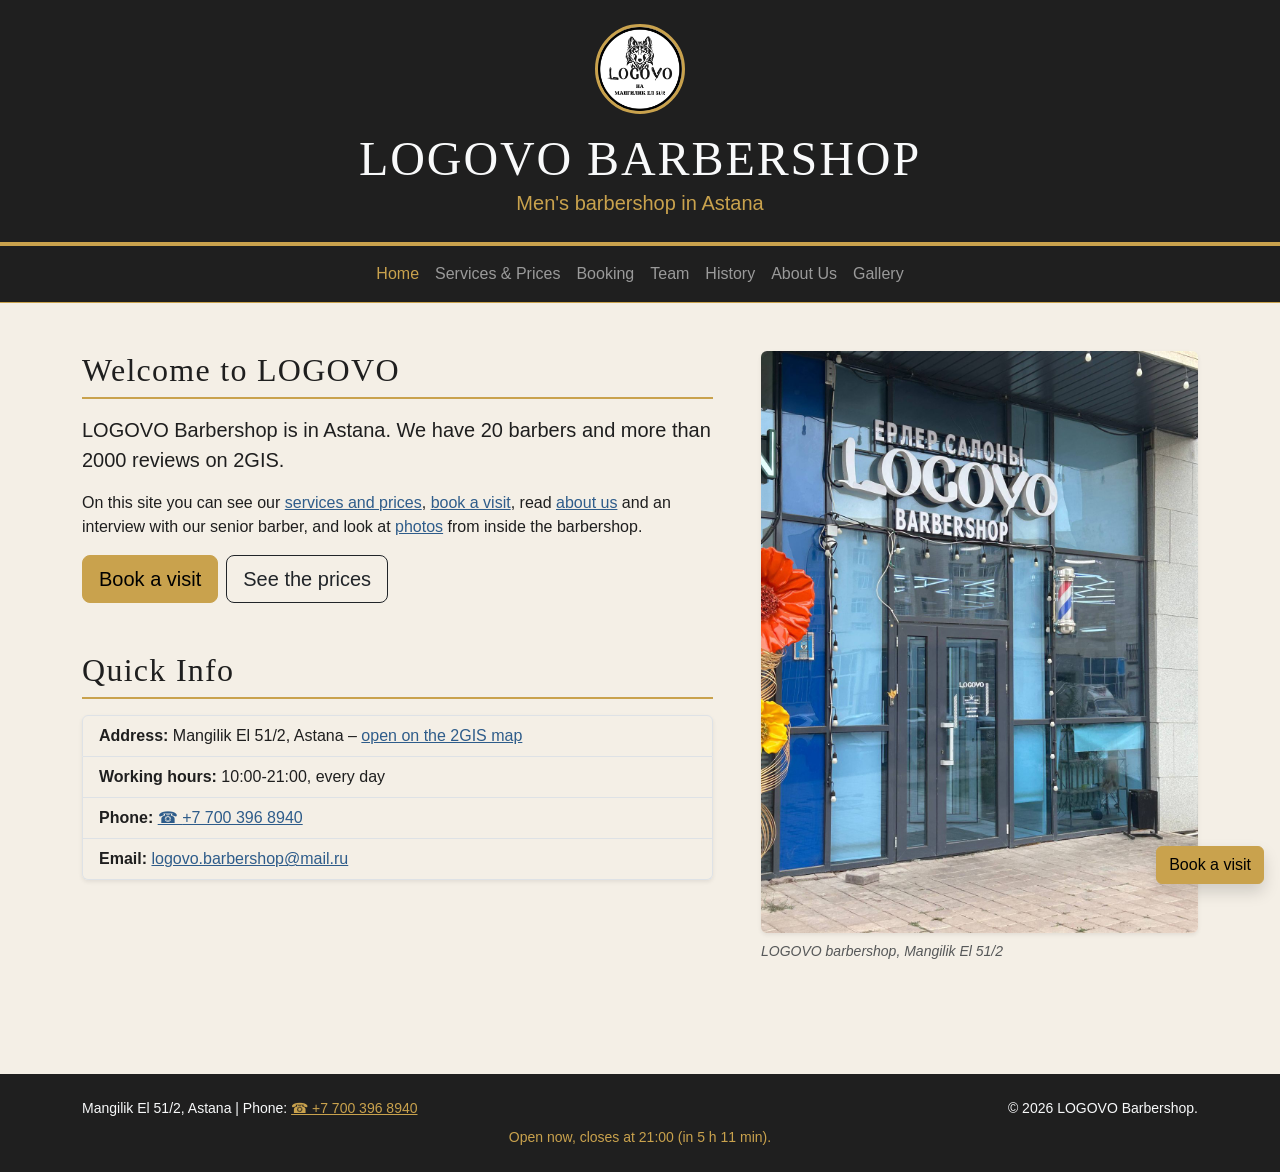
<file: index.html>
<!DOCTYPE html>
<html lang="en">
<head>
    <meta charset="UTF-8">
    <meta name="viewport" content="width=device-width, initial-scale=1.0">
    <meta name="description" content="LOGOVO Barbershop - men's barbershop in Astana, Mangilik El 51/2. Haircuts, beard, hair care. Open every day 10:00-21:00.">
    <meta name="author" content="LOGOVO Barbershop">
    <title>Home | LOGOVO Barbershop</title>
    <link rel="stylesheet" href="https://cdn.jsdelivr.net/npm/bootstrap@5.3.8/dist/css/bootstrap.min.css" integrity="sha384-sRIl4kxILFvY47J16cr9ZwB07vP4J8+LH7qKQnuqkuIAvNWLzeN8tE5YBujZqJLB" crossorigin="anonymous">
    <link rel="stylesheet" href="css/custom.css">
    <link rel="icon" type="image/png" href="images/logo.png">
</head>
<body>
    <a class="visually-hidden-focusable" href="#main">Skip to main content</a>

    <header class="container-fluid bg-dark text-light text-center py-4 border-bottom border-4 border-warning">
        <div class="container">
            <img class="rounded-circle border border-3 border-warning bg-white mb-3" src="images/logo.png" alt="LOGOVO logo" width="90" height="90">
            <h1 class="display-5 text-uppercase mb-0">LOGOVO Barbershop</h1>
            <p class="lead text-warning mb-0 d-none d-sm-block">Men's barbershop in Astana</p>
        </div>
    </header>

    <nav class="navbar navbar-expand-lg bg-dark sticky-top border-bottom border-warning" data-bs-theme="dark">
        <div class="container">
            <button id="menu-toggle" class="navbar-toggler ms-auto" type="button" data-bs-toggle="collapse" data-bs-target="#main-menu" aria-controls="main-menu" aria-expanded="false" aria-label="Toggle navigation">
                <span class="navbar-toggler-icon"></span>
            </button>
            <div class="collapse navbar-collapse" id="main-menu">
                <ul class="navbar-nav mx-auto text-center">
                    <li class="nav-item"><a class="nav-link active" aria-current="page" href="index.html">Home</a></li>
                    <li class="nav-item"><a class="nav-link" href="services.html">Services &amp; Prices</a></li>
                    <li class="nav-item"><a class="nav-link" href="booking.html">Booking</a></li>
                    <li class="nav-item"><a class="nav-link" href="team.html">Team</a></li>
                    <li class="nav-item"><a class="nav-link" href="history.html">History</a></li>
                    <li class="nav-item"><a class="nav-link" href="about.html">About Us</a></li>
                    <li class="nav-item"><a class="nav-link" href="gallery.html">Gallery</a></li>
                </ul>
            </div>
        </div>
    </nav>

    <main id="main" class="container py-5">
        <div class="row g-4 g-lg-5">
            <div class="col-12 col-lg-7">
                <section id="intro">
                    <h2 class="border-bottom border-2 border-warning pb-2 mb-3">Welcome to LOGOVO</h2>
                    <p class="lead">
                        LOGOVO Barbershop is in Astana.
                        We have 20 barbers and more than 2000 reviews on 2GIS.
                    </p>
                    <p>
                        On this site you can see our <a href="services.html">services and prices</a>,
                        <a href="booking.html">book a visit</a>, read <a href="about.html">about us</a>
                        and an interview with our senior barber, and look at
                        <a href="gallery.html">photos</a> from inside the barbershop.
                    </p>
                    <div class="d-grid gap-2 d-sm-flex">
                        <a id="hero-book" class="btn btn-warning btn-lg" href="booking.html#booking">Book a visit</a>
                        <a id="hero-prices" class="btn btn-outline-dark btn-lg" href="services.html#price-table">See the prices</a>
                    </div>
                </section>

                <section id="quick-info" class="mt-5">
                    <h2 class="border-bottom border-2 border-warning pb-2 mb-3">Quick Info</h2>
                    <ul class="list-group shadow-sm">
                        <li class="list-group-item"><strong>Address:</strong> Mangilik El 51/2, Astana &ndash; <a href="https://2gis.kz/astana/search/%D0%BB%D0%BE%D0%B3%D0%BE%D0%B2%D0%BE/firm/70000001061804531/71.422227%2C51.09529?m=71.422227%2C51.09529%2F14.86" target="_blank" rel="noopener noreferrer">open on the 2GIS map</a></li>
                        <li class="list-group-item"><strong>Working hours:</strong> 10:00-21:00, every day</li>
                        <li class="list-group-item"><strong>Phone:</strong> <a href="tel:+77003968940">+7 700 396 8940</a></li>
                        <li class="list-group-item"><strong>Email:</strong> <a href="mailto:logovo.barbershop@mail.ru">logovo.barbershop@mail.ru</a></li>
                    </ul>
                </section>
            </div>

            <div class="col-12 col-lg-5">
                <figure class="figure w-100">
                    <img class="figure-img img-fluid rounded shadow-sm mb-2" src="images/facade.jpg" alt="Entrance to LOGOVO barbershop with a sign on the building">
                    <figcaption class="figure-caption fst-italic">LOGOVO barbershop, Mangilik El 51/2</figcaption>
                </figure>
            </div>
        </div>

        <a id="floating-book" class="btn btn-warning shadow position-fixed bottom-0 end-0 m-3" href="booking.html#booking">Book a visit</a>
    </main>

    <footer class="container-fluid bg-dark text-light py-4 mt-5">
        <div class="container">
            <div class="row gy-2 align-items-center">
                <p class="col-12 col-md-6 mb-0 small text-center text-md-start">Mangilik El 51/2, Astana | Phone: <a class="link-warning" href="tel:+77003968940">+7 700 396 8940</a></p>
                <p class="col-12 col-md-6 mb-0 small text-center text-md-end">&copy; 2026 LOGOVO Barbershop.</p>
            </div>
        </div>
    </footer>

    <script src="https://cdn.jsdelivr.net/npm/bootstrap@5.3.8/dist/js/bootstrap.bundle.min.js" integrity="sha384-FKyoEForCGlyvwx9Hj09JcYn3nv7wiPVlz7YYwJrWVcXK/BmnVDxM+D2scQbITxI" crossorigin="anonymous"></script>
    <script src="js/main.js" defer></script>
</body>
</html>
</file>
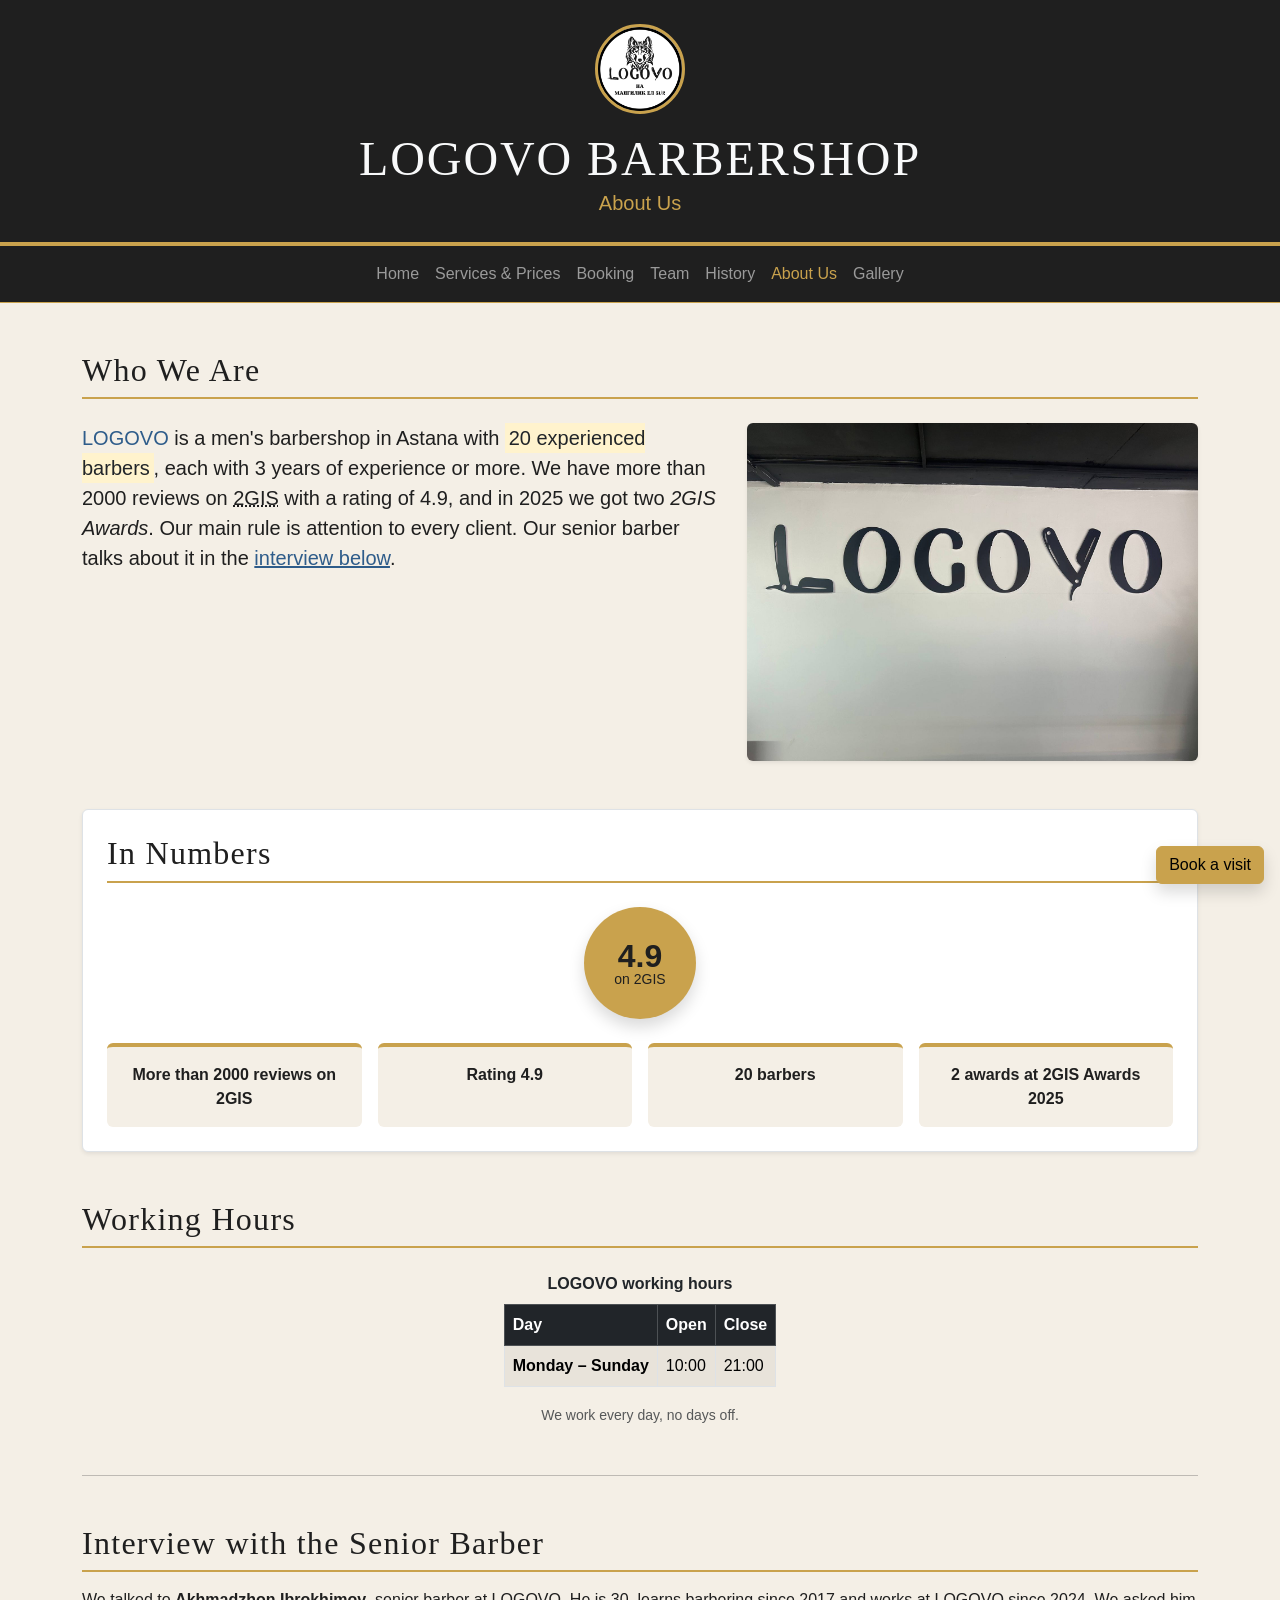
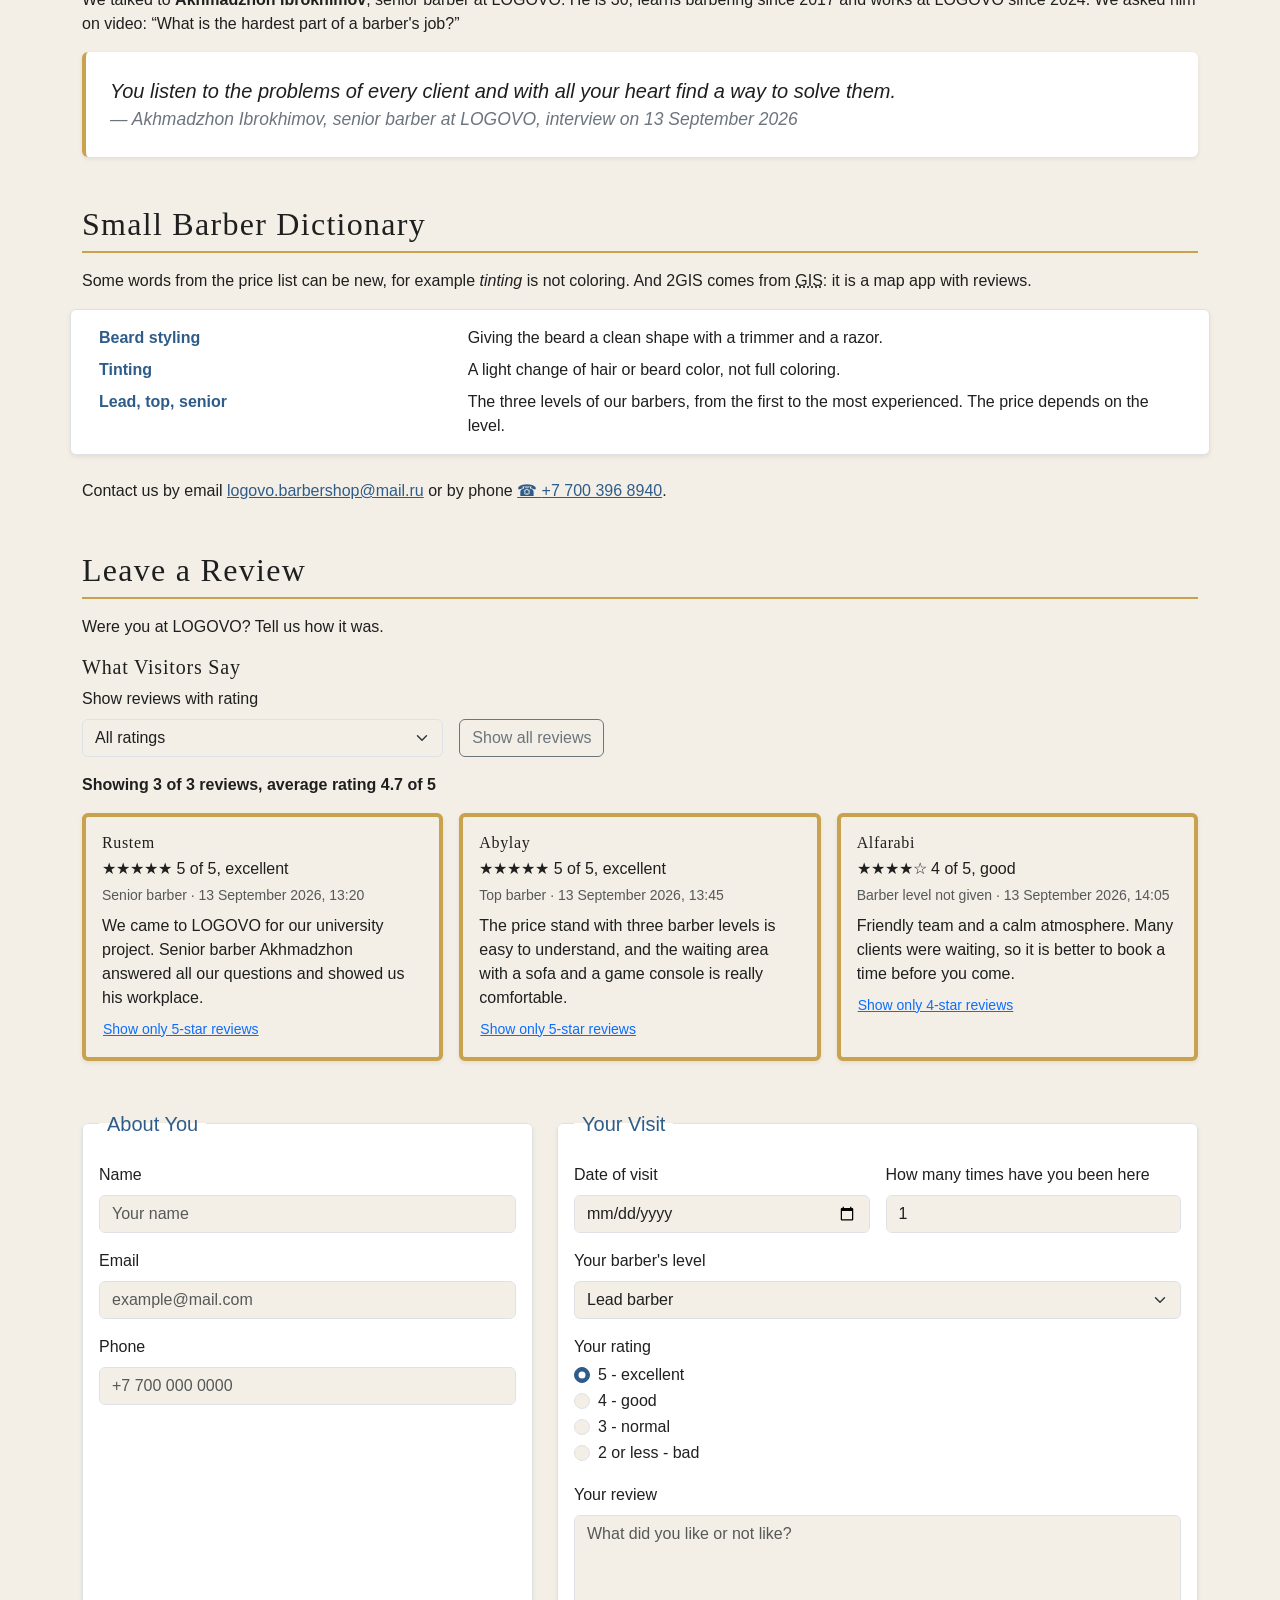
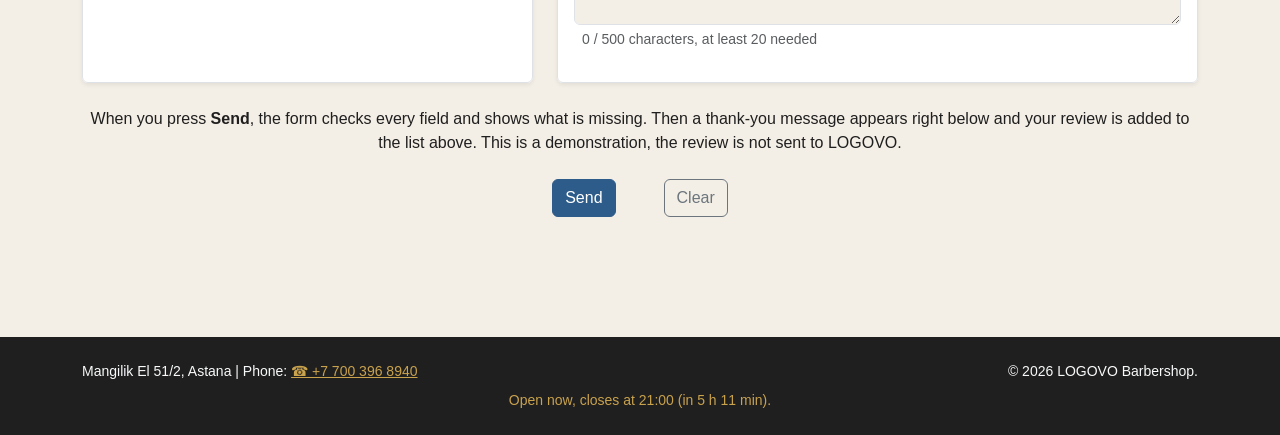
<file: about.html>
<!DOCTYPE html>
<html lang="en">
<head>
    <meta charset="UTF-8">
    <meta name="viewport" content="width=device-width, initial-scale=1.0">
    <meta name="description" content="About LOGOVO barbershop, our team and an interview with senior barber Akhmadzhon Ibrokhimov.">
    <meta name="author" content="LOGOVO Barbershop">
    <title>About Us | LOGOVO Barbershop</title>
    <link rel="stylesheet" href="https://cdn.jsdelivr.net/npm/bootstrap@5.3.8/dist/css/bootstrap.min.css" integrity="sha384-sRIl4kxILFvY47J16cr9ZwB07vP4J8+LH7qKQnuqkuIAvNWLzeN8tE5YBujZqJLB" crossorigin="anonymous">
    <link rel="stylesheet" href="css/custom.css">
    <link rel="icon" type="image/png" href="images/logo.png">
</head>
<body>
    <a class="visually-hidden-focusable" href="#main">Skip to main content</a>

    <header class="container-fluid bg-dark text-light text-center py-4 border-bottom border-4 border-warning">
        <div class="container">
            <img class="rounded-circle border border-3 border-warning bg-white mb-3" src="images/logo.png" alt="LOGOVO logo" width="90" height="90">
            <h1 class="display-5 text-uppercase mb-0">LOGOVO Barbershop</h1>
            <p class="lead text-warning mb-0 d-none d-sm-block">About Us</p>
        </div>
    </header>

    <nav class="navbar navbar-expand-lg bg-dark sticky-top border-bottom border-warning" data-bs-theme="dark">
        <div class="container">
            <button id="menu-toggle" class="navbar-toggler ms-auto" type="button" data-bs-toggle="collapse" data-bs-target="#main-menu" aria-controls="main-menu" aria-expanded="false" aria-label="Toggle navigation">
                <span class="navbar-toggler-icon"></span>
            </button>
            <div class="collapse navbar-collapse" id="main-menu">
                <ul class="navbar-nav mx-auto text-center">
                    <li class="nav-item"><a class="nav-link" href="index.html">Home</a></li>
                    <li class="nav-item"><a class="nav-link" href="services.html">Services &amp; Prices</a></li>
                    <li class="nav-item"><a class="nav-link" href="booking.html">Booking</a></li>
                    <li class="nav-item"><a class="nav-link" href="team.html">Team</a></li>
                    <li class="nav-item"><a class="nav-link" href="history.html">History</a></li>
                    <li class="nav-item"><a class="nav-link active" aria-current="page" href="about.html">About Us</a></li>
                    <li class="nav-item"><a class="nav-link" href="gallery.html">Gallery</a></li>
                </ul>
            </div>
        </div>
    </nav>

    <main id="main" class="container py-5">
        <article id="about-us">
            <h2 class="border-bottom border-2 border-warning pb-2 mb-4">Who We Are</h2>
            <div class="row g-4 align-items-start">
                <div class="col-12 col-lg-7">
                    <p class="lead mb-0">
                        <strong class="text-primary text-uppercase">LOGOVO</strong> is a men's barbershop in Astana with
                        <mark>20 experienced barbers</mark>, each with 3 years of experience or more.
                        We have more than 2000 reviews on <abbr title="2GIS map and business directory">2GIS</abbr>
                        with a rating of 4.9, and in 2025 we got two <cite>2GIS Awards</cite>.
                        Our main rule is attention to every client. Our senior barber
                        talks about it in the <a href="#quote-source">interview below</a>.
                    </p>
                </div>
                <div class="col-12 col-lg-5">
                    <img class="img-fluid rounded shadow-sm" src="images/logo-wall.jpg" alt="LOGOVO logo on the wall, the letters look like a razor">
                </div>
            </div>
        </article>

        <aside class="bg-white border rounded shadow-sm p-3 p-md-4 mt-5">
            <h2 class="border-bottom border-2 border-warning pb-2 mb-4">In Numbers</h2>
            <div class="avatar-lg d-flex flex-column align-items-center justify-content-center rounded-circle bg-warning text-dark shadow mx-auto mb-4 lh-1">
                <strong class="fs-2">4.9</strong>
                <span class="small">on 2GIS</span>
            </div>
            <ul class="row g-3 list-unstyled text-center mb-0">
                <li class="col-6 col-lg-3">
                    <p class="bg-body border-top border-4 border-warning rounded p-3 fw-semibold h-100 mb-0">More than 2000 reviews on 2GIS</p>
                </li>
                <li class="col-6 col-lg-3">
                    <p class="bg-body border-top border-4 border-warning rounded p-3 fw-semibold h-100 mb-0">Rating 4.9</p>
                </li>
                <li class="col-6 col-lg-3">
                    <p class="bg-body border-top border-4 border-warning rounded p-3 fw-semibold h-100 mb-0">20 barbers</p>
                </li>
                <li class="col-6 col-lg-3">
                    <p class="bg-body border-top border-4 border-warning rounded p-3 fw-semibold h-100 mb-0">2 awards at 2GIS Awards 2025</p>
                </li>
            </ul>
        </aside>

        <section id="hours" class="mt-5">
            <h2 class="border-bottom border-2 border-warning pb-2 mb-3">Working Hours</h2>
            <div class="table-responsive">
                <table class="table table-bordered table-striped align-middle caption-top w-auto mx-auto">
                    <caption class="fw-bold text-body text-center">LOGOVO working hours</caption>
                    <thead class="table-dark">
                        <tr>
                            <th scope="col">Day</th>
                            <th scope="col">Open</th>
                            <th scope="col">Close</th>
                        </tr>
                    </thead>
                    <tbody>
                        <tr>
                            <th scope="row">Monday &ndash; Sunday</th>
                            <td>10:00</td>
                            <td>21:00</td>
                        </tr>
                    </tbody>
                </table>
            </div>
            <p class="text-center text-body-secondary"><small>We work every day, no days off.</small></p>
        </section>

        <hr class="my-5">

        <section id="interview">
            <h2 class="border-bottom border-2 border-warning pb-2 mb-3">Interview with the Senior Barber</h2>
            <p>
                We talked to <b>Akhmadzhon Ibrokhimov</b>, senior barber at LOGOVO.
                He is 30, learns barbering since 2017 and works at LOGOVO since 2024.
                We asked him on video: <q>What is the hardest part of a barber's job?</q>
            </p>
            <blockquote class="blockquote bg-white border-start border-4 border-warning rounded shadow-sm p-3 p-md-4 fs-5 fst-italic" id="quote-source">
                <p>You listen to the problems of every client and with all your heart find a way to solve them.</p>
                <footer class="blockquote-footer mb-0">Akhmadzhon Ibrokhimov, senior barber at LOGOVO, interview on 13 September 2026</footer>
            </blockquote>
        </section>

        <section id="glossary" class="mt-5">
            <h2 class="border-bottom border-2 border-warning pb-2 mb-3">Small Barber Dictionary</h2>
            <p>
                Some words from the price list can be new, for example <i>tinting</i> is not coloring.
                And 2GIS comes from <abbr title="Geographic Information System">GIS</abbr>: it is a map app with reviews.
            </p>
            <dl class="row bg-white border rounded shadow-sm p-3 mb-4">
                <dt class="col-12 col-sm-4 text-primary">Beard styling</dt>
                <dd class="col-12 col-sm-8 mb-2">Giving the beard a clean shape with a trimmer and a razor.</dd>

                <dt class="col-12 col-sm-4 text-primary">Tinting</dt>
                <dd class="col-12 col-sm-8 mb-2">A light change of hair or beard color, not full coloring.</dd>

                <dt class="col-12 col-sm-4 text-primary">Lead, top, senior</dt>
                <dd class="col-12 col-sm-8 mb-0">The three levels of our barbers, from the first to the most experienced. The price depends on the level.</dd>
            </dl>
            <p>
                Contact us by email <a href="mailto:logovo.barbershop@mail.ru">logovo.barbershop@mail.ru</a>
                or by phone <a href="tel:+77003968940">+7 700 396 8940</a>.
            </p>
        </section>

        <section id="feedback" class="mt-5">
            <h2 class="border-bottom border-2 border-warning pb-2 mb-3">Leave a Review</h2>
            <p>Were you at LOGOVO? Tell us how it was.</p>
            <form id="review-form" class="row g-4" method="get" action="about.html#feedback">
                <div class="col-12">
                    <div id="review-errors" class="is-hidden is-error rounded p-3" role="alert"></div>
                </div>

                <div class="col-12 col-lg-5">
                    <fieldset class="bg-white border rounded shadow-sm p-3 h-100">
                        <legend class="float-none w-auto fs-5 px-2 text-primary">About You</legend>

                        <p class="mb-3">
                            <label class="form-label" for="review-name">Name</label>
                            <input class="form-control" type="text" id="review-name" name="review-name" placeholder="Your name" autocomplete="name" aria-describedby="review-name-error" required>
                            <span id="review-name-error" class="invalid-feedback">Please write your name.</span>
                        </p>

                        <p class="mb-3">
                            <label class="form-label" for="review-email">Email</label>
                            <input class="form-control" type="email" id="review-email" name="review-email" placeholder="example@mail.com" autocomplete="email" aria-describedby="review-email-error" required>
                            <span id="review-email-error" class="invalid-feedback">Please write an email like name@mail.com.</span>
                        </p>

                        <p class="mb-0">
                            <label class="form-label" for="review-phone">Phone</label>
                            <input class="form-control" type="tel" id="review-phone" name="review-phone" placeholder="+7 700 000 0000" autocomplete="tel">
                        </p>
                    </fieldset>
                </div>

                <div class="col-12 col-lg-7">
                    <fieldset class="bg-white border rounded shadow-sm p-3 h-100">
                        <legend class="float-none w-auto fs-5 px-2 text-primary">Your Visit</legend>

                        <div class="row g-3">
                            <p class="col-12 col-md-6 mb-0">
                                <label class="form-label" for="review-date">Date of visit</label>
                                <input class="form-control" type="date" id="review-date" name="review-date" aria-describedby="review-date-error" required>
                                <span id="review-date-error" class="invalid-feedback">Please choose the day of your visit, not a day in the future.</span>
                            </p>

                            <p class="col-12 col-md-6 mb-0">
                                <label class="form-label" for="review-visits">How many times have you been here</label>
                                <input class="form-control" type="number" id="review-visits" name="review-visits" min="1" max="100" value="1" aria-describedby="review-visits-error">
                                <span id="review-visits-error" class="invalid-feedback">From 1 to 100 visits.</span>
                            </p>
                        </div>

                        <p class="mt-3 mb-3">
                            <label class="form-label" for="review-barber">Your barber's level</label>
                            <select class="form-select" id="review-barber" name="review-barber">
                                <option value="lead">Lead barber</option>
                                <option value="top">Top barber</option>
                                <option value="senior">Senior barber</option>
                                <option value="unknown">I do not remember</option>
                            </select>
                        </p>

                        <fieldset id="review-rating" class="mb-3">
                            <legend class="float-none w-auto form-label fs-6 mb-1">Your rating</legend>
                            <div class="form-check">
                                <input class="form-check-input" type="radio" id="rate-5" name="rating" value="5" checked>
                                <label class="form-check-label" for="rate-5">5 - excellent</label>
                            </div>
                            <div class="form-check">
                                <input class="form-check-input" type="radio" id="rate-4" name="rating" value="4">
                                <label class="form-check-label" for="rate-4">4 - good</label>
                            </div>
                            <div class="form-check">
                                <input class="form-check-input" type="radio" id="rate-3" name="rating" value="3">
                                <label class="form-check-label" for="rate-3">3 - normal</label>
                            </div>
                            <div class="form-check">
                                <input class="form-check-input" type="radio" id="rate-2" name="rating" value="2">
                                <label class="form-check-label" for="rate-2">2 or less - bad</label>
                            </div>
                        </fieldset>

                        <p class="mb-3">
                            <label class="form-label" for="review-text">Your review</label>
                            <textarea class="form-control" id="review-text" name="review-text" rows="4" placeholder="What did you like or not like?" aria-describedby="review-text-error" required></textarea>
                            <span id="review-text-error" class="invalid-feedback">Please write a few words about your visit.</span>
                        </p>
                    </fieldset>
                </div>

                <p id="review-next" class="col-12 text-center mb-0">
                    When you press <strong>Send</strong>, the form checks every field and shows what is missing.
                    Then a thank-you message appears right below and your review is added to the list above.
                    This is a demonstration, the review is not sent to LOGOVO.
                </p>

                <p class="col-12 d-flex flex-wrap justify-content-center align-items-center gap-5 mb-0">
                    <button id="review-submit" type="submit" class="btn btn-primary">Send</button>
                    <button id="review-reset" type="reset" class="btn btn-outline-secondary">Clear</button>
                </p>

                <div class="col-12">
                    <div id="review-result" class="is-hidden is-success rounded p-3 text-center" role="status" aria-live="polite"></div>
                </div>
            </form>
        </section>

        <a id="floating-book" class="btn btn-warning shadow position-fixed bottom-0 end-0 m-3" href="booking.html#booking">Book a visit</a>
    </main>

    <footer class="container-fluid bg-dark text-light py-4 mt-5">
        <div class="container">
            <div class="row gy-2 align-items-center">
                <p class="col-12 col-md-6 mb-0 small text-center text-md-start">Mangilik El 51/2, Astana | Phone: <a class="link-warning" href="tel:+77003968940">+7 700 396 8940</a></p>
                <p class="col-12 col-md-6 mb-0 small text-center text-md-end">&copy; 2026 LOGOVO Barbershop.</p>
            </div>
        </div>
    </footer>

    <script src="https://cdn.jsdelivr.net/npm/bootstrap@5.3.8/dist/js/bootstrap.bundle.min.js" integrity="sha384-FKyoEForCGlyvwx9Hj09JcYn3nv7wiPVlz7YYwJrWVcXK/BmnVDxM+D2scQbITxI" crossorigin="anonymous"></script>
    <!-- jQuery 3.7.1; must load before our scripts, which use $ -->
    <script src="https://code.jquery.com/jquery-3.7.1.min.js" integrity="sha256-/JqT3SQfawRcv/BIHPThkBvs0OEvtFFmqPF/lYI/Cxo=" crossorigin="anonymous" defer></script>
    <script src="js/main.js" defer></script>
    <script src="js/forms.js" defer></script>
    <script src="js/about.js" defer></script>
</body>
</html>
</file>
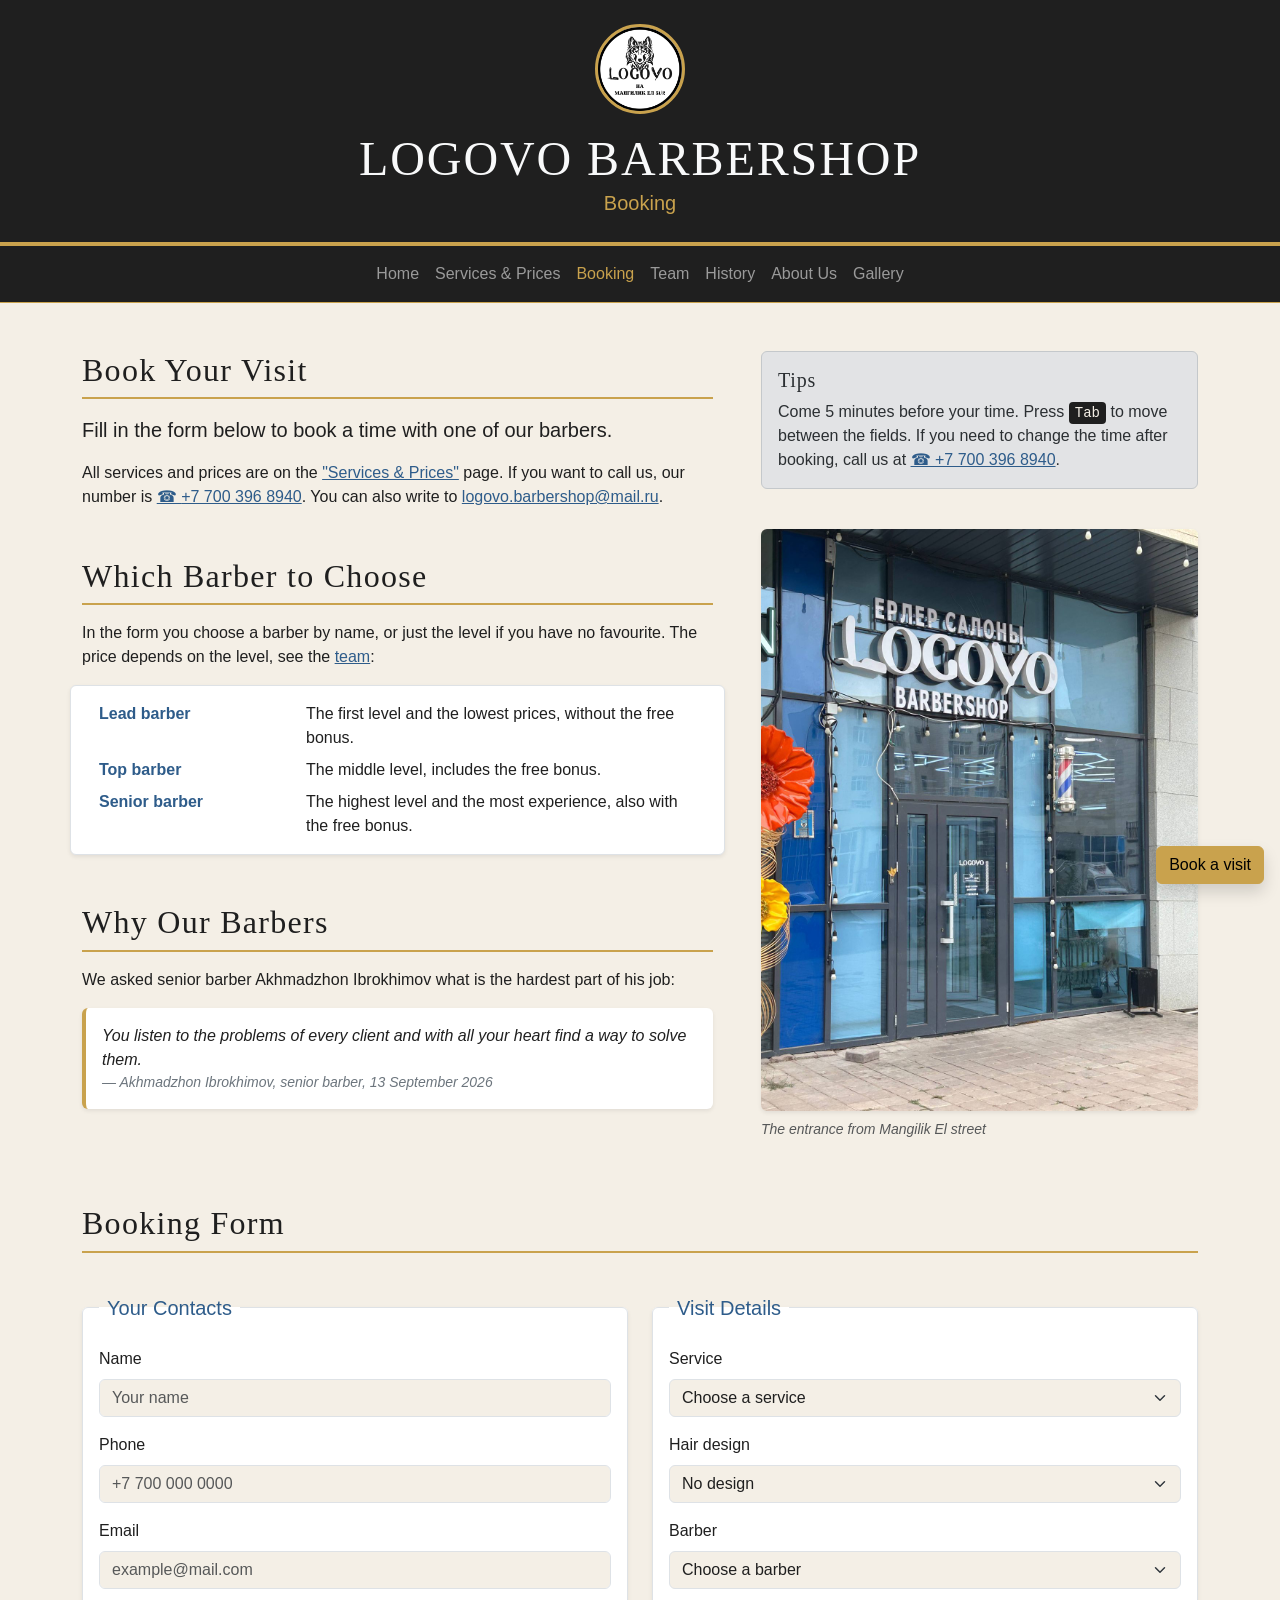
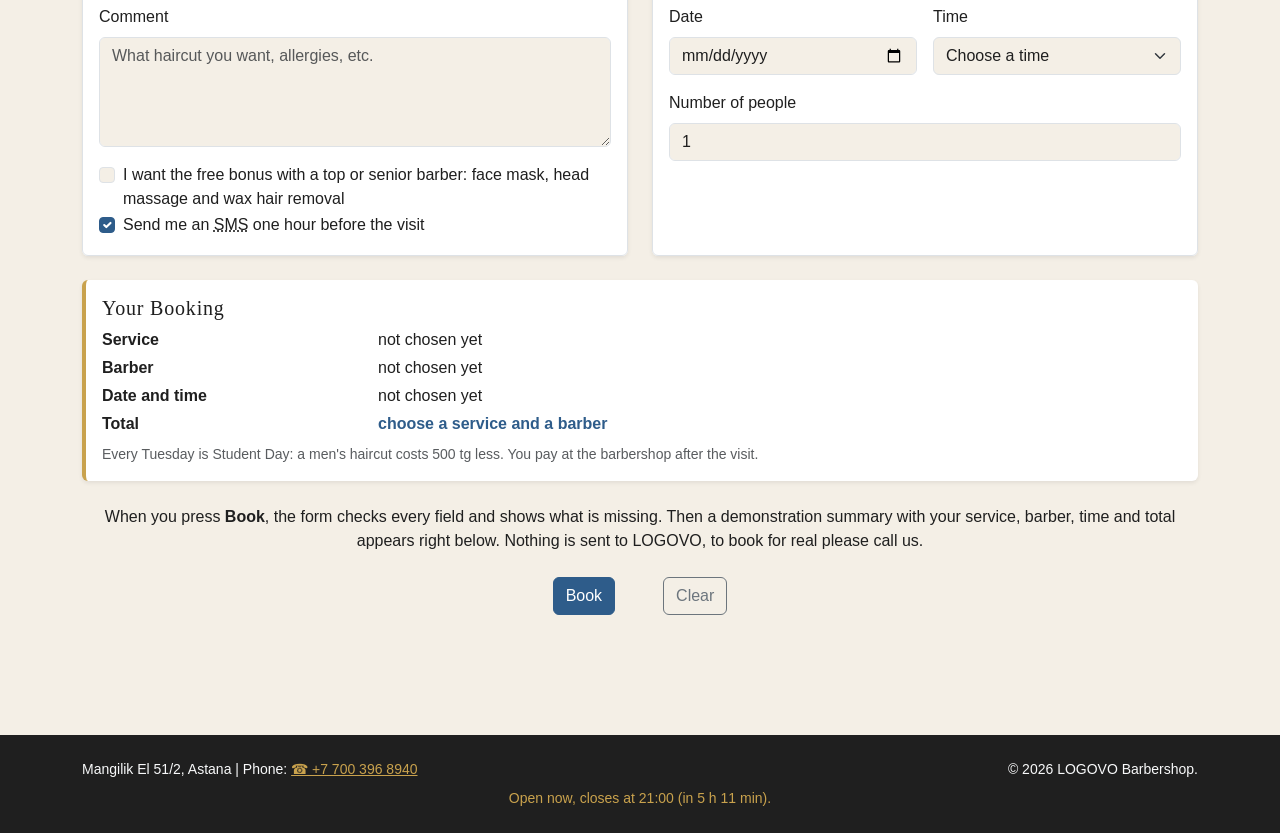
<file: booking.html>
<!DOCTYPE html>
<html lang="en">
<head>
    <meta charset="UTF-8">
    <meta name="viewport" content="width=device-width, initial-scale=1.0">
    <meta name="description" content="Online booking at LOGOVO barbershop - choose a service, a barber and a time.">
    <meta name="author" content="LOGOVO Barbershop">
    <title>Booking | LOGOVO Barbershop</title>
    <link rel="stylesheet" href="https://cdn.jsdelivr.net/npm/bootstrap@5.3.8/dist/css/bootstrap.min.css" integrity="sha384-sRIl4kxILFvY47J16cr9ZwB07vP4J8+LH7qKQnuqkuIAvNWLzeN8tE5YBujZqJLB" crossorigin="anonymous">
    <link rel="stylesheet" href="css/custom.css">
    <link rel="icon" type="image/png" href="images/logo.png">
</head>
<body>
    <a class="visually-hidden-focusable" href="#main">Skip to main content</a>

    <header class="container-fluid bg-dark text-light text-center py-4 border-bottom border-4 border-warning">
        <div class="container">
            <img class="rounded-circle border border-3 border-warning bg-white mb-3" src="images/logo.png" alt="LOGOVO logo" width="90" height="90">
            <h1 class="display-5 text-uppercase mb-0">LOGOVO Barbershop</h1>
            <p class="lead text-warning mb-0 d-none d-sm-block">Booking</p>
        </div>
    </header>

    <nav class="navbar navbar-expand-lg bg-dark sticky-top border-bottom border-warning" data-bs-theme="dark">
        <div class="container">
            <button id="menu-toggle" class="navbar-toggler ms-auto" type="button" data-bs-toggle="collapse" data-bs-target="#main-menu" aria-controls="main-menu" aria-expanded="false" aria-label="Toggle navigation">
                <span class="navbar-toggler-icon"></span>
            </button>
            <div class="collapse navbar-collapse" id="main-menu">
                <ul class="navbar-nav mx-auto text-center">
                    <li class="nav-item"><a class="nav-link" href="index.html">Home</a></li>
                    <li class="nav-item"><a class="nav-link" href="services.html">Services &amp; Prices</a></li>
                    <li class="nav-item"><a class="nav-link active" aria-current="page" href="booking.html">Booking</a></li>
                    <li class="nav-item"><a class="nav-link" href="team.html">Team</a></li>
                    <li class="nav-item"><a class="nav-link" href="history.html">History</a></li>
                    <li class="nav-item"><a class="nav-link" href="about.html">About Us</a></li>
                    <li class="nav-item"><a class="nav-link" href="gallery.html">Gallery</a></li>
                </ul>
            </div>
        </div>
    </nav>

    <main id="main" class="container py-5">
        <div class="row g-4 g-lg-5">
            <div class="col-12 col-lg-7">
                <section id="booking-intro">
                    <h2 class="border-bottom border-2 border-warning pb-2 mb-3">Book Your Visit</h2>
                    <p class="lead">
                        Fill in the form below to book a time with one of our barbers.
                    </p>
                    <p>
                        All services and prices are on the <a href="services.html">&quot;Services &amp; Prices&quot;</a> page.
                        If you want to call us, our number is <a href="tel:+77003968940">+7 700 396 8940</a>.
                        You can also write to <a href="mailto:logovo.barbershop@mail.ru">logovo.barbershop@mail.ru</a>.
                    </p>
                </section>

                <article id="barber-levels" class="mt-5">
                    <h2 class="border-bottom border-2 border-warning pb-2 mb-3">Which Barber to Choose</h2>
                    <p>
                        In the form you choose a barber by name, or just the level if you have no favourite.
                        The price depends on the level, see the <a href="team.html">team</a>:
                    </p>
                    <dl class="row bg-white border rounded shadow-sm p-3 mb-0">
                        <dt class="col-12 col-sm-4 text-primary">Lead barber</dt>
                        <dd class="col-12 col-sm-8 mb-2">The first level and the lowest prices, without the free bonus.</dd>

                        <dt class="col-12 col-sm-4 text-primary">Top barber</dt>
                        <dd class="col-12 col-sm-8 mb-2">The middle level, includes the free bonus.</dd>

                        <dt class="col-12 col-sm-4 text-primary">Senior barber</dt>
                        <dd class="col-12 col-sm-8 mb-0">The highest level and the most experience, also with the free bonus.</dd>
                    </dl>
                </article>

                <section id="why-us" class="mt-5">
                    <h2 class="border-bottom border-2 border-warning pb-2 mb-3">Why Our Barbers</h2>
                    <p>We asked senior barber Akhmadzhon Ibrokhimov what is the hardest part of his job:</p>
                    <blockquote class="blockquote bg-white border-start border-4 border-warning rounded shadow-sm p-3 fs-6 fst-italic">
                        <p>You listen to the problems of every client and with all your heart find a way to solve them.</p>
                        <footer class="blockquote-footer mb-0">Akhmadzhon Ibrokhimov, senior barber, 13 September 2026</footer>
                    </blockquote>
                </section>
            </div>

            <div class="col-12 col-lg-5">
                <aside class="alert alert-secondary">
                    <h2 class="alert-heading h5">Tips</h2>
                    <p class="mb-0">
                        Come 5 minutes before your time. Press <kbd>Tab</kbd> to move between the fields.
                        If you need to change the time after booking, call us at
                        <a href="tel:+77003968940">+7 700 396 8940</a>.
                    </p>
                </aside>

                <figure class="figure w-100 mt-4">
                    <img class="figure-img img-fluid rounded shadow-sm mb-2" src="images/facade.jpg" alt="Entrance to LOGOVO barbershop with a sign on the building">
                    <figcaption class="figure-caption fst-italic">The entrance from Mangilik El street</figcaption>
                </figure>
            </div>
        </div>

        <section id="booking" class="mt-5">
            <h2 class="border-bottom border-2 border-warning pb-2 mb-3">Booking Form</h2>
            <form id="booking-form" class="row g-4" method="get" action="booking.html#booking">
                <div class="col-12">
                    <div id="booking-errors" class="is-hidden is-error rounded p-3" role="alert"></div>
                </div>

                <div class="col-12 col-lg-6">
                    <fieldset class="bg-white border rounded shadow-sm p-3 h-100">
                        <legend class="float-none w-auto fs-5 px-2 text-primary">Your Contacts</legend>

                        <p class="mb-3">
                            <label class="form-label" for="client-name">Name</label>
                            <input class="form-control" type="text" id="client-name" name="client-name" placeholder="Your name" autocomplete="name" aria-describedby="client-name-error" required>
                            <span id="client-name-error" class="invalid-feedback">Please write your name.</span>
                        </p>

                        <p class="mb-3">
                            <label class="form-label" for="client-phone">Phone</label>
                            <input class="form-control" type="tel" id="client-phone" name="client-phone" placeholder="+7 700 000 0000" autocomplete="tel" aria-describedby="client-phone-error" required>
                            <span id="client-phone-error" class="invalid-feedback">Please write a phone number, we call you on it to confirm the visit.</span>
                        </p>

                        <p class="mb-3">
                            <label class="form-label" for="client-email">Email</label>
                            <input class="form-control" type="email" id="client-email" name="client-email" placeholder="example@mail.com" autocomplete="email" aria-describedby="client-email-error" required>
                            <span id="client-email-error" class="invalid-feedback">Please write an email like name@mail.com.</span>
                        </p>

                        <p class="mb-3">
                            <label class="form-label" for="comment">Comment</label>
                            <textarea class="form-control" id="comment" name="comment" rows="4" placeholder="What haircut you want, allergies, etc."></textarea>
                        </p>

                        <div class="mb-0">
                            <div class="form-check">
                                <input class="form-check-input" type="checkbox" id="agree-gift" name="agree-gift">
                                <label class="form-check-label" for="agree-gift">I want the free bonus with a top or senior barber: face mask, head massage and wax hair removal</label>
                            </div>
                            <div class="form-check">
                                <input class="form-check-input" type="checkbox" id="agree-sms" name="agree-sms" checked>
                                <label class="form-check-label" for="agree-sms">Send me an <abbr title="Short Message Service">SMS</abbr> one hour before the visit</label>
                            </div>
                        </div>
                    </fieldset>
                </div>

                <div class="col-12 col-lg-6">
                    <fieldset class="bg-white border rounded shadow-sm p-3 h-100">
                        <legend class="float-none w-auto fs-5 px-2 text-primary">Visit Details</legend>

                        <!-- data-price-*: prices for the total, empty = this level does not do it -->
                        <p class="mb-3">
                            <label class="form-label" for="service-select">Service</label>
                            <select class="form-select" id="service-select" name="service" aria-describedby="service-select-error" required>
                                <option value="">Choose a service</option>
                                <option value="kids-haircut" data-price-lead="2000" data-price-top="3000" data-price-senior="4000">Kids haircut (up to 7 years)</option>
                                <option value="haircut" data-price-lead="3000" data-price-top="4000" data-price-senior="5000" data-price-tuesday-lead="2500" data-price-tuesday-top="3500" data-price-tuesday-senior="4500">Men's haircut (8 years and older)</option>
                                <option value="long-haircut" data-price-lead="4000" data-price-top="5000" data-price-senior="6000">Long hair haircut</option>
                                <option value="haircut-beard" data-price-lead="5000" data-price-top="7000" data-price-senior="9000">Haircut + beard styling</option>
                                <option value="beard" data-price-lead="2000" data-price-top="3000" data-price-senior="4000">Beard styling</option>
                                <option value="hair-tint" data-price-lead="3000" data-price-top="4000" data-price-senior="5000">Hair tinting</option>
                                <option value="beard-tint" data-price-lead="2000" data-price-top="3000" data-price-senior="4000">Beard tinting</option>
                                <option value="facial" data-price-lead="3000" data-price-top="4000" data-price-senior="5000">Facial cleansing</option>
                                <option value="perm" data-price-lead="" data-price-top="20000" data-price-senior="20000">Perm + haircut</option>
                            </select>
                            <span id="service-select-error" class="invalid-feedback">Please choose a service.</span>
                        </p>

                        <p class="mb-3">
                            <label class="form-label" for="hair-design">Hair design</label>
                            <select class="form-select" id="hair-design" name="design">
                                <option value="none" data-price="0">No design</option>
                                <option value="lightning" data-price="500">Lightning, +500 tg</option>
                                <option value="spiderweb" data-price="1000">Spiderweb, +1000 tg</option>
                            </select>
                        </p>

                        <p class="mb-3">
                            <label class="form-label" for="barber-select">Barber</label>
                            <select class="form-select" id="barber-select" name="barber" aria-describedby="barber-select-error" required>
                                <option value="">Choose a barber</option>
                                <optgroup label="Lead barbers">
                                    <option value="any-lead" data-level="lead">Any lead barber</option>
                                    <option value="daniyar" data-level="lead">Daniyar</option>
                                    <option value="arman" data-level="lead">Arman</option>
                                    <option value="yerassyl" data-level="lead">Yerassyl</option>
                                </optgroup>
                                <optgroup label="Top barbers">
                                    <option value="any-top" data-level="top">Any top barber</option>
                                    <option value="nurbakyt" data-level="top">Nurbakyt</option>
                                    <option value="baktybay" data-level="top">Baktybay</option>
                                    <option value="ilyas" data-level="top">Ilyas</option>
                                </optgroup>
                                <optgroup label="Senior barbers">
                                    <option value="any-senior" data-level="senior">Any senior barber</option>
                                    <option value="akhmadzhon" data-level="senior">Akhmadzhon</option>
                                    <option value="shukur" data-level="senior">Shukur</option>
                                    <option value="khan" data-level="senior">Khan</option>
                                </optgroup>
                            </select>
                            <span id="barber-select-error" class="invalid-feedback">Please choose a barber or a level.</span>
                        </p>

                        <div class="row g-3 mb-3">
                            <p class="col-12 col-sm-6 mb-0">
                                <label class="form-label" for="visit-date">Date</label>
                                <input class="form-control" type="date" id="visit-date" name="visit-date" aria-describedby="visit-date-error" required>
                                <span id="visit-date-error" class="invalid-feedback">Please choose a day from today on.</span>
                            </p>

                            <p class="col-12 col-sm-6 mb-0">
                                <label class="form-label" for="visit-time">Time</label>
                                <select class="form-select" id="visit-time" name="visit-time" aria-describedby="visit-time-error" required>
                                    <option value="">Choose a time</option>
                                    <option value="10:00">10:00</option>
                                    <option value="11:00">11:00</option>
                                    <option value="12:00">12:00</option>
                                    <option value="13:00">13:00</option>
                                    <option value="14:00">14:00</option>
                                    <option value="15:00">15:00</option>
                                    <option value="16:00">16:00</option>
                                    <option value="17:00">17:00</option>
                                    <option value="18:00">18:00</option>
                                    <option value="19:00">19:00</option>
                                    <option value="20:00">20:00</option>
                                </select>
                                <span id="visit-time-error" class="invalid-feedback">Please choose a time.</span>
                            </p>
                        </div>

                        <p class="mb-0">
                            <label class="form-label" for="people-count">Number of people</label>
                            <input class="form-control" type="number" id="people-count" name="people-count" min="1" max="5" value="1" aria-describedby="people-count-error">
                            <span id="people-count-error" class="invalid-feedback">From 1 to 5 people.</span>
                        </p>
                    </fieldset>
                </div>

                <div class="col-12">
                    <section id="booking-summary" class="bg-white border-start border-4 border-warning rounded shadow-sm p-3" aria-labelledby="booking-summary-title">
                        <h3 id="booking-summary-title" class="h5">Your Booking</h3>
                        <dl class="row mb-2">
                            <dt class="col-5 col-sm-3">Service</dt>
                            <dd id="summary-service" class="col-7 col-sm-9 mb-1">not chosen yet</dd>
                            <dt class="col-5 col-sm-3">Barber</dt>
                            <dd id="summary-barber" class="col-7 col-sm-9 mb-1">not chosen yet</dd>
                            <dt class="col-5 col-sm-3">Date and time</dt>
                            <dd id="summary-time" class="col-7 col-sm-9 mb-1">not chosen yet</dd>
                            <dt class="col-5 col-sm-3">Total</dt>
                            <dd class="col-7 col-sm-9 mb-0 fw-bold text-primary">
                                <output id="booking-total" for="service-select hair-design barber-select people-count visit-date">choose a service and a barber</output>
                            </dd>
                        </dl>
                        <p class="small text-body-secondary mb-0">
                            Every Tuesday is Student Day: a men's haircut costs 500 tg less.
                            You pay at the barbershop after the visit.
                        </p>
                    </section>
                </div>

                <p id="booking-next" class="col-12 text-center mb-0">
                    When you press <strong>Book</strong>, the form checks every field and shows what is missing.
                    Then a demonstration summary with your service, barber, time and total appears right below.
                    Nothing is sent to LOGOVO, to book for real please call us.
                </p>

                <p class="col-12 d-flex flex-wrap justify-content-center align-items-center gap-5 mb-0">
                    <button id="booking-submit" type="submit" class="btn btn-primary">Book</button>
                    <button id="booking-reset" type="reset" class="btn btn-outline-secondary">Clear</button>
                </p>

                <div class="col-12">
                    <div id="booking-result" class="is-hidden is-success rounded p-3 text-center" role="status" aria-live="polite"></div>
                </div>
            </form>
        </section>

        <a id="floating-book" class="btn btn-warning shadow position-fixed bottom-0 end-0 m-3" href="#booking">Book a visit</a>
    </main>

    <footer class="container-fluid bg-dark text-light py-4 mt-5">
        <div class="container">
            <div class="row gy-2 align-items-center">
                <p class="col-12 col-md-6 mb-0 small text-center text-md-start">Mangilik El 51/2, Astana | Phone: <a class="link-warning" href="tel:+77003968940">+7 700 396 8940</a></p>
                <p class="col-12 col-md-6 mb-0 small text-center text-md-end">&copy; 2026 LOGOVO Barbershop.</p>
            </div>
        </div>
    </footer>

    <script src="https://cdn.jsdelivr.net/npm/bootstrap@5.3.8/dist/js/bootstrap.bundle.min.js" integrity="sha384-FKyoEForCGlyvwx9Hj09JcYn3nv7wiPVlz7YYwJrWVcXK/BmnVDxM+D2scQbITxI" crossorigin="anonymous"></script>
    <!-- jQuery 3.7.1; must load before our scripts, which use $ -->
    <script src="https://code.jquery.com/jquery-3.7.1.min.js" integrity="sha256-/JqT3SQfawRcv/BIHPThkBvs0OEvtFFmqPF/lYI/Cxo=" crossorigin="anonymous" defer></script>
    <script src="js/main.js" defer></script>
    <script src="js/forms.js" defer></script>
    <script src="js/booking.js" defer></script>
</body>
</html>
</file>
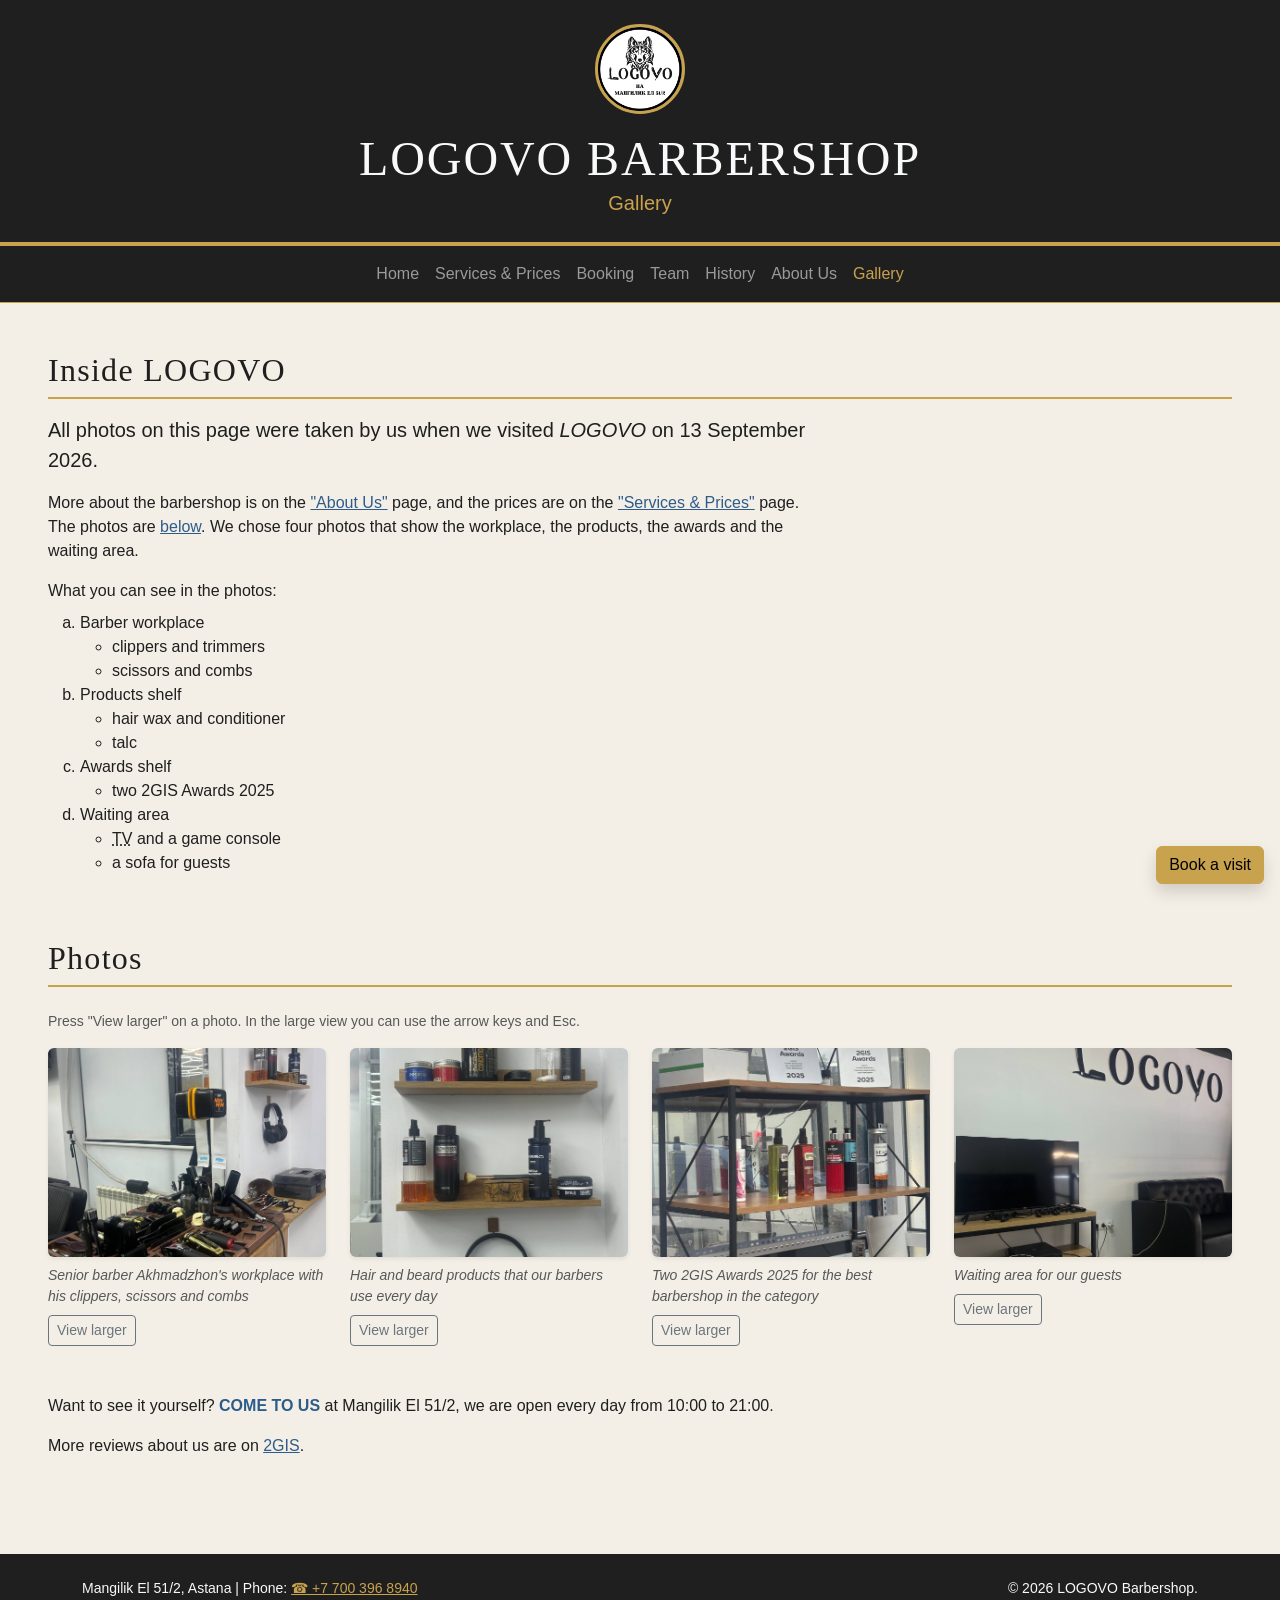
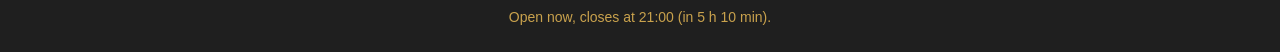
<file: gallery.html>
<!DOCTYPE html>
<html lang="en">
<head>
    <meta charset="UTF-8">
    <meta name="viewport" content="width=device-width, initial-scale=1.0">
    <meta name="description" content="Photos of LOGOVO barbershop - interior, barber workplace and 2GIS Awards 2025.">
    <meta name="author" content="LOGOVO Barbershop">
    <title>Gallery | LOGOVO Barbershop</title>
    <link rel="stylesheet" href="https://cdn.jsdelivr.net/npm/bootstrap@5.3.8/dist/css/bootstrap.min.css" integrity="sha384-sRIl4kxILFvY47J16cr9ZwB07vP4J8+LH7qKQnuqkuIAvNWLzeN8tE5YBujZqJLB" crossorigin="anonymous">
    <link rel="stylesheet" href="css/custom.css">
    <link rel="icon" type="image/png" href="images/logo.png">
</head>
<body>
    <a class="visually-hidden-focusable" href="#main">Skip to main content</a>

    <header class="container-fluid bg-dark text-light text-center py-4 border-bottom border-4 border-warning">
        <div class="container">
            <img class="rounded-circle border border-3 border-warning bg-white mb-3" src="images/logo.png" alt="LOGOVO logo" width="90" height="90">
            <h1 class="display-5 text-uppercase mb-0">LOGOVO Barbershop</h1>
            <p class="lead text-warning mb-0 d-none d-sm-block">Gallery</p>
        </div>
    </header>

    <nav class="navbar navbar-expand-lg bg-dark sticky-top border-bottom border-warning" data-bs-theme="dark">
        <div class="container">
            <button id="menu-toggle" class="navbar-toggler ms-auto" type="button" data-bs-toggle="collapse" data-bs-target="#main-menu" aria-controls="main-menu" aria-expanded="false" aria-label="Toggle navigation">
                <span class="navbar-toggler-icon"></span>
            </button>
            <div class="collapse navbar-collapse" id="main-menu">
                <ul class="navbar-nav mx-auto text-center">
                    <li class="nav-item"><a class="nav-link" href="index.html">Home</a></li>
                    <li class="nav-item"><a class="nav-link" href="services.html">Services &amp; Prices</a></li>
                    <li class="nav-item"><a class="nav-link" href="booking.html">Booking</a></li>
                    <li class="nav-item"><a class="nav-link" href="team.html">Team</a></li>
                    <li class="nav-item"><a class="nav-link" href="history.html">History</a></li>
                    <li class="nav-item"><a class="nav-link" href="about.html">About Us</a></li>
                    <li class="nav-item"><a class="nav-link active" aria-current="page" href="gallery.html">Gallery</a></li>
                </ul>
            </div>
        </div>
    </nav>

    <main id="main" class="container-fluid px-3 px-md-5 py-5">
        <section id="gallery-intro">
            <h2 class="border-bottom border-2 border-warning pb-2 mb-3">Inside LOGOVO</h2>
            <div class="row">
                <div class="col-12 col-lg-8">
                    <p class="lead">
                        All photos on this page were taken by us when we visited
                        <em>LOGOVO</em> on 13 September 2026.
                    </p>
                    <p>
                        More about the barbershop is on the <a href="about.html">&quot;About Us&quot;</a> page,
                        and the prices are on the <a href="services.html">&quot;Services &amp; Prices&quot;</a> page.
                        The photos are <a href="#photos">below</a>. We chose four photos that show the
                        workplace, the products, the awards and the waiting area.
                    </p>

                    <p class="mb-2">What you can see in the photos:</p>
                    <ol type="a">
                        <li>Barber workplace
                            <ul>
                                <li>clippers and trimmers</li>
                                <li>scissors and combs</li>
                            </ul>
                        </li>
                        <li>Products shelf
                            <ul>
                                <li>hair wax and conditioner</li>
                                <li>talc</li>
                            </ul>
                        </li>
                        <li>Awards shelf
                            <ul>
                                <li>two 2GIS Awards 2025</li>
                            </ul>
                        </li>
                        <li>Waiting area
                            <ul>
                                <li><abbr title="television">TV</abbr> and a game console</li>
                                <li>a sofa for guests</li>
                            </ul>
                        </li>
                    </ol>
                </div>
            </div>
        </section>

        <section id="photos" class="mt-5">
            <h2 class="border-bottom border-2 border-warning pb-2 mb-4">Photos</h2>
            <div class="row g-4">
                <figure class="col-12 col-md-6 col-lg-3 mb-0">
                    <div class="ratio ratio-4x3">
                        <img class="object-fit-cover rounded shadow-sm" src="images/tools-station.jpg" alt="Barber workplace with clippers, scissors and combs">
                    </div>
                    <figcaption class="figure-caption fst-italic mt-2">Senior barber Akhmadzhon's workplace with his clippers, scissors and combs</figcaption>
                </figure>

                <figure class="col-12 col-md-6 col-lg-3 mb-0">
                    <div class="ratio ratio-4x3">
                        <img class="object-fit-cover rounded shadow-sm" src="images/shelf-products.jpg" alt="Shelf with hair and beard products">
                    </div>
                    <figcaption class="figure-caption fst-italic mt-2">Hair and beard products that our barbers use every day</figcaption>
                </figure>

                <figure class="col-12 col-md-6 col-lg-3 mb-0">
                    <div class="ratio ratio-4x3">
                        <img class="object-fit-cover rounded shadow-sm" src="images/awards-shelf.jpg" alt="Two 2GIS Awards 2025 on a glass shelf">
                    </div>
                    <figcaption class="figure-caption fst-italic mt-2">Two 2GIS Awards 2025 for the best barbershop in the category</figcaption>
                </figure>

                <figure class="col-12 col-md-6 col-lg-3 mb-0">
                    <div class="ratio ratio-4x3">
                        <img class="object-fit-cover rounded shadow-sm" src="images/lounge.jpg" alt="Waiting area with a TV, a game console and a sofa">
                    </div>
                    <figcaption class="figure-caption fst-italic mt-2">Waiting area for our guests</figcaption>
                </figure>
            </div>
        </section>

        <div class="row mt-5">
            <div class="col-12 col-lg-8">
                <p>
                    Want to see it yourself? <span class="text-primary text-uppercase fw-bold">Come to us</span> at Mangilik El 51/2,
                    we are open every day from 10:00 to 21:00.
                </p>
                <p class="mb-0">
                    More reviews about us are on
                    <a href="https://2gis.kz/astana/search/%D0%BB%D0%BE%D0%B3%D0%BE%D0%B2%D0%BE/firm/70000001061804531/71.422227%2C51.09529?m=71.422227%2C51.09529%2F14.86" target="_blank" rel="noopener noreferrer">2GIS</a>.
                </p>
            </div>
        </div>

        <a id="floating-book" class="btn btn-warning shadow position-fixed bottom-0 end-0 m-3" href="booking.html#booking">Book a visit</a>
    </main>

    <footer class="container-fluid bg-dark text-light py-4 mt-5">
        <div class="container">
            <div class="row gy-2 align-items-center">
                <p class="col-12 col-md-6 mb-0 small text-center text-md-start">Mangilik El 51/2, Astana | Phone: <a class="link-warning" href="tel:+77003968940">+7 700 396 8940</a></p>
                <p class="col-12 col-md-6 mb-0 small text-center text-md-end">&copy; 2026 LOGOVO Barbershop.</p>
            </div>
        </div>
    </footer>

    <script src="https://cdn.jsdelivr.net/npm/bootstrap@5.3.8/dist/js/bootstrap.bundle.min.js" integrity="sha384-FKyoEForCGlyvwx9Hj09JcYn3nv7wiPVlz7YYwJrWVcXK/BmnVDxM+D2scQbITxI" crossorigin="anonymous"></script>
    <script src="js/main.js" defer></script>
    <script src="js/gallery.js" defer></script>
</body>
</html>
</file>
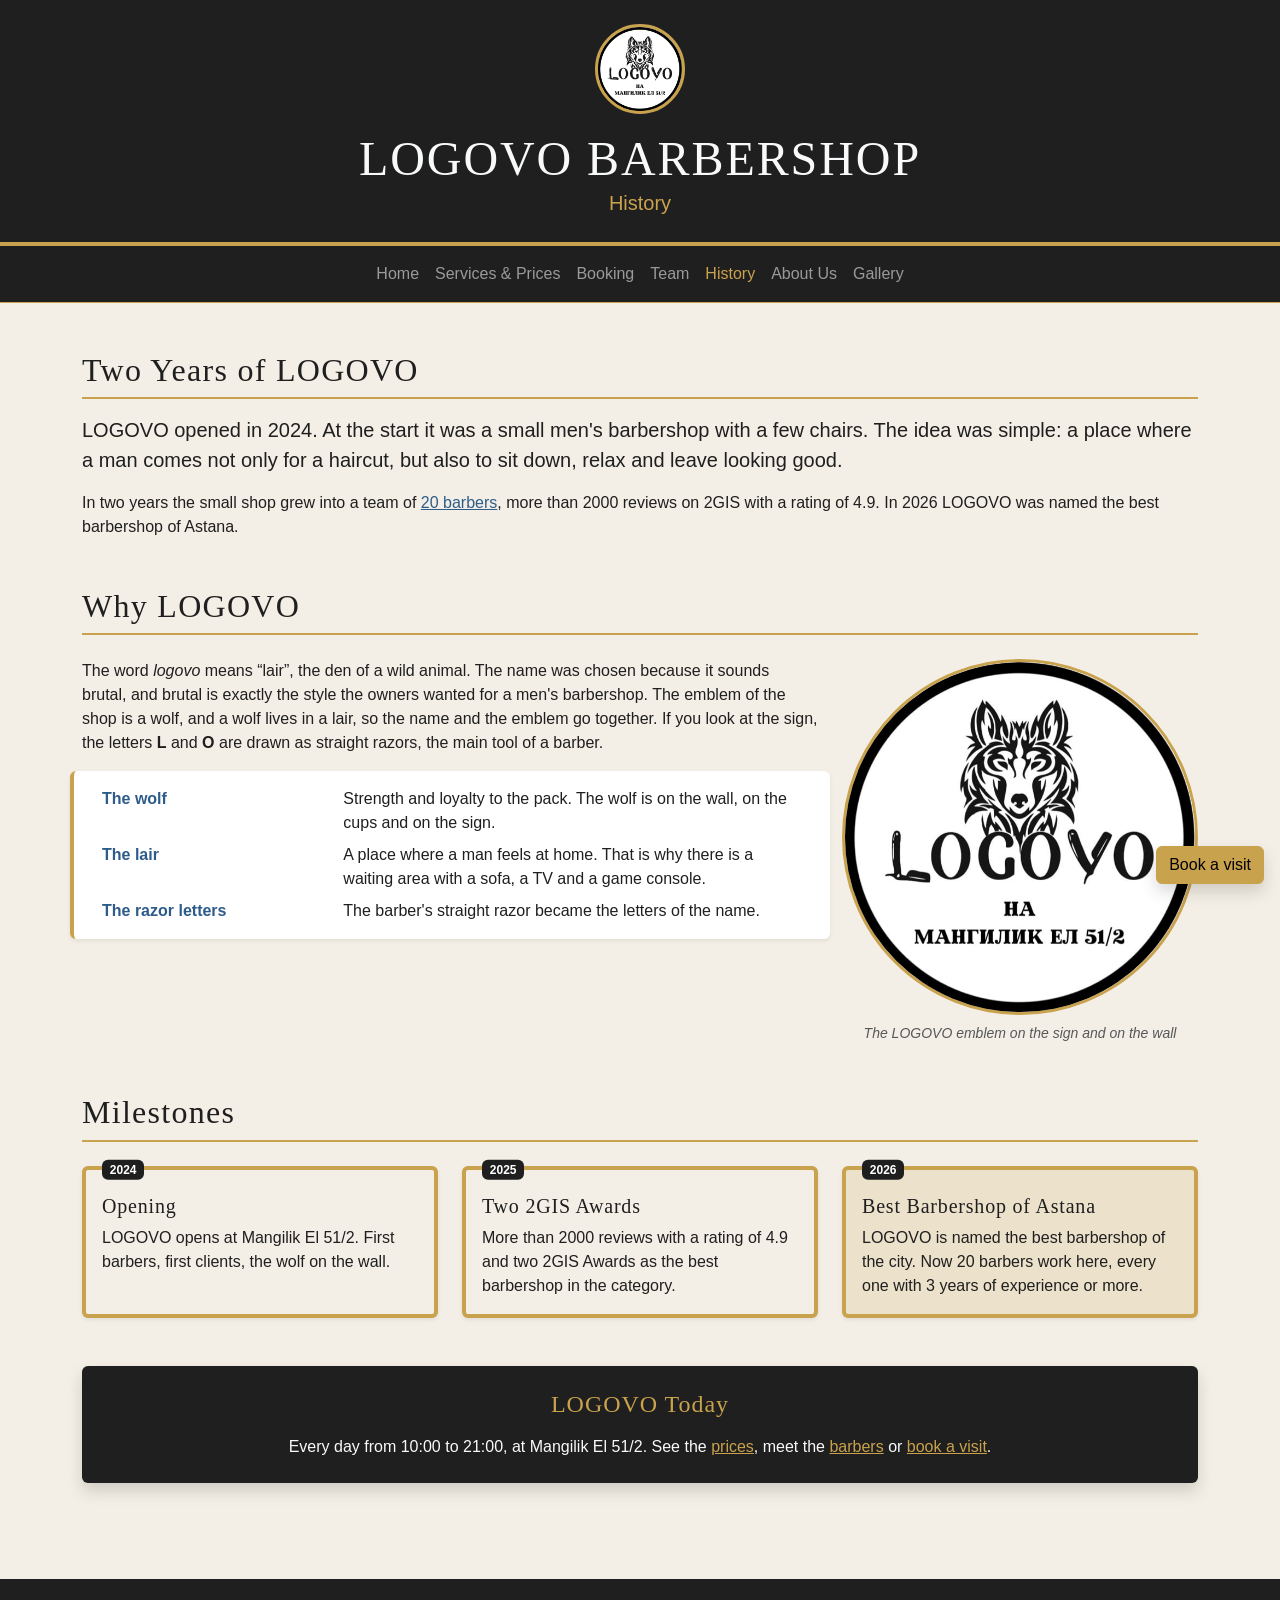
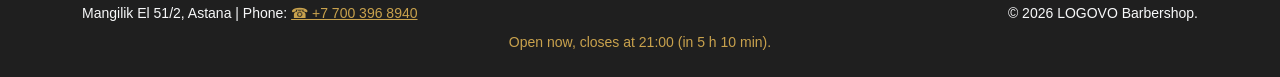
<file: history.html>
<!DOCTYPE html>
<html lang="en">
<head>
    <meta charset="UTF-8">
    <meta name="viewport" content="width=device-width, initial-scale=1.0">
    <meta name="description" content="The history of LOGOVO barbershop in Astana: why it is called LOGOVO, the wolf emblem, two years of work and the title of the best barbershop of the city.">
    <meta name="author" content="LOGOVO Barbershop">
    <title>History | LOGOVO Barbershop</title>
    <link rel="stylesheet" href="https://cdn.jsdelivr.net/npm/bootstrap@5.3.8/dist/css/bootstrap.min.css" integrity="sha384-sRIl4kxILFvY47J16cr9ZwB07vP4J8+LH7qKQnuqkuIAvNWLzeN8tE5YBujZqJLB" crossorigin="anonymous">
    <link rel="stylesheet" href="css/custom.css">
    <link rel="icon" type="image/png" href="images/logo.png">
</head>
<body>
    <a class="visually-hidden-focusable" href="#main">Skip to main content</a>

    <header class="container-fluid bg-dark text-light text-center py-4 border-bottom border-4 border-warning">
        <div class="container">
            <img class="rounded-circle border border-3 border-warning bg-white mb-3" src="images/logo.png" alt="LOGOVO logo" width="90" height="90">
            <h1 class="display-5 text-uppercase mb-0">LOGOVO Barbershop</h1>
            <p class="lead text-warning mb-0 d-none d-sm-block">History</p>
        </div>
    </header>

    <nav class="navbar navbar-expand-lg bg-dark sticky-top border-bottom border-warning" data-bs-theme="dark">
        <div class="container">
            <button id="menu-toggle" class="navbar-toggler ms-auto" type="button" data-bs-toggle="collapse" data-bs-target="#main-menu" aria-controls="main-menu" aria-expanded="false" aria-label="Toggle navigation">
                <span class="navbar-toggler-icon"></span>
            </button>
            <div class="collapse navbar-collapse" id="main-menu">
                <ul class="navbar-nav mx-auto text-center">
                    <li class="nav-item"><a class="nav-link" href="index.html">Home</a></li>
                    <li class="nav-item"><a class="nav-link" href="services.html">Services &amp; Prices</a></li>
                    <li class="nav-item"><a class="nav-link" href="booking.html">Booking</a></li>
                    <li class="nav-item"><a class="nav-link" href="team.html">Team</a></li>
                    <li class="nav-item"><a class="nav-link active" aria-current="page" href="history.html">History</a></li>
                    <li class="nav-item"><a class="nav-link" href="about.html">About Us</a></li>
                    <li class="nav-item"><a class="nav-link" href="gallery.html">Gallery</a></li>
                </ul>
            </div>
        </div>
    </nav>

    <main id="main" class="container py-5">
        <section id="story">
            <h2 class="border-bottom border-2 border-warning pb-2 mb-3">Two Years of LOGOVO</h2>
            <p class="lead">
                LOGOVO opened in 2024. At the start it was a small men's
                barbershop with a few chairs. The idea was simple: a place where a man comes not only
                for a haircut, but also to sit down, relax and leave looking good.
            </p>
            <p>
                In two years the small shop grew into a team of <a href="team.html">20 barbers</a>, more than 2000
                reviews on 2GIS with a rating of 4.9.
                In 2026 LOGOVO was named the best barbershop of Astana.
            </p>
        </section>

        <section id="name-meaning" class="mt-5">
            <h2 class="border-bottom border-2 border-warning pb-2 mb-4">Why LOGOVO</h2>
            <div class="row g-4 align-items-start">
                <div class="col-12 col-md-5 col-lg-4 order-md-last">
                    <figure class="figure w-100 text-center mb-0">
                        <img class="figure-img img-fluid rounded-circle border border-3 border-warning bg-white mb-2" src="images/logo.png" alt="LOGOVO emblem: a wolf head in tribal style, the name LOGOVO with the letters L and O drawn as straight razors">
                        <figcaption class="figure-caption fst-italic">The LOGOVO emblem on the sign and on the wall</figcaption>
                    </figure>
                </div>

                <div class="col-12 col-md-7 col-lg-8">
                    <p>
                        The word <i>logovo</i> means <q>lair</q>, the den of a wild animal.
                        The name was chosen because it sounds brutal, and brutal is exactly the
                        style the owners wanted for a men's barbershop. The emblem of the shop is a
                        wolf, and a wolf lives in a lair, so the name and the emblem go together.
                        If you look at the sign, the letters <b>L</b> and <b>O</b> are drawn as straight
                        razors, the main tool of a barber.
                    </p>
                    <dl class="row bg-white border-start border-4 border-warning rounded shadow-sm p-3 mb-0">
                        <dt class="col-12 col-sm-4 text-primary">The wolf</dt>
                        <dd class="col-12 col-sm-8 mb-2">Strength and loyalty to the pack. The wolf is on the wall, on the cups and on the sign.</dd>
                        <dt class="col-12 col-sm-4 text-primary">The lair</dt>
                        <dd class="col-12 col-sm-8 mb-2">A place where a man feels at home. That is why there is a waiting area with a sofa, a TV and a game console.</dd>
                        <dt class="col-12 col-sm-4 text-primary">The razor letters</dt>
                        <dd class="col-12 col-sm-8 mb-0">The barber's straight razor became the letters of the name.</dd>
                    </dl>
                </div>
            </div>
        </section>

        <section id="timeline" class="mt-5">
            <h2 class="border-bottom border-2 border-warning pb-2 mb-4">Milestones</h2>
            <ol class="row g-4 list-unstyled mb-0">
                <li class="col-12 col-md-6 col-lg-4">
                    <div class="card h-100 border-top border-4 border-warning shadow-sm">
                        <div class="card-body pt-4">
                            <h3 class="card-title h5">Opening</h3>
                            <p class="card-text mb-0">LOGOVO opens at Mangilik El 51/2. First barbers, first clients, the wolf on the wall.</p>
                        </div>
                        <p class="badge text-bg-dark position-absolute top-0 start-0 translate-middle-y ms-3">2024</p>
                    </div>
                </li>
                <li class="col-12 col-md-6 col-lg-4">
                    <div class="card h-100 border-top border-4 border-warning shadow-sm">
                        <div class="card-body pt-4">
                            <h3 class="card-title h5">Two 2GIS Awards</h3>
                            <p class="card-text mb-0">More than 2000 reviews with a rating of 4.9 and two 2GIS Awards as the best barbershop in the category.</p>
                        </div>
                        <p class="badge text-bg-dark position-absolute top-0 start-0 translate-middle-y ms-3">2025</p>
                    </div>
                </li>
                <li class="col-12 col-md-6 col-lg-4">
                    <div class="card h-100 border-top border-4 border-warning shadow-sm bg-warning-subtle">
                        <div class="card-body pt-4">
                            <h3 class="card-title h5">Best Barbershop of Astana</h3>
                            <p class="card-text mb-0">LOGOVO is named the best barbershop of the city. Now 20 barbers work here, every one with 3 years of experience or more.</p>
                        </div>
                        <p class="badge text-bg-dark position-absolute top-0 start-0 translate-middle-y ms-3">2026</p>
                    </div>
                </li>
            </ol>
        </section>

        <aside class="bg-dark text-light rounded shadow p-4 text-center mt-5">
            <h2 class="text-warning h4 mb-3">LOGOVO Today</h2>
            <p class="mb-0">
                Every day from 10:00 to 21:00, at Mangilik El 51/2. See the
                <a class="link-warning" href="services.html">prices</a>, meet the <a class="link-warning" href="team.html">barbers</a>
                or <a class="link-warning" href="booking.html">book a visit</a>.
            </p>
        </aside>

        <a id="floating-book" class="btn btn-warning shadow position-fixed bottom-0 end-0 m-3" href="booking.html#booking">Book a visit</a>
    </main>

    <footer class="container-fluid bg-dark text-light py-4 mt-5">
        <div class="container">
            <div class="row gy-2 align-items-center">
                <p class="col-12 col-md-6 mb-0 small text-center text-md-start">Mangilik El 51/2, Astana | Phone: <a class="link-warning" href="tel:+77003968940">+7 700 396 8940</a></p>
                <p class="col-12 col-md-6 mb-0 small text-center text-md-end">&copy; 2026 LOGOVO Barbershop.</p>
            </div>
        </div>
    </footer>

    <script src="https://cdn.jsdelivr.net/npm/bootstrap@5.3.8/dist/js/bootstrap.bundle.min.js" integrity="sha384-FKyoEForCGlyvwx9Hj09JcYn3nv7wiPVlz7YYwJrWVcXK/BmnVDxM+D2scQbITxI" crossorigin="anonymous"></script>
    <script src="js/main.js" defer></script>
</body>
</html>
</file>
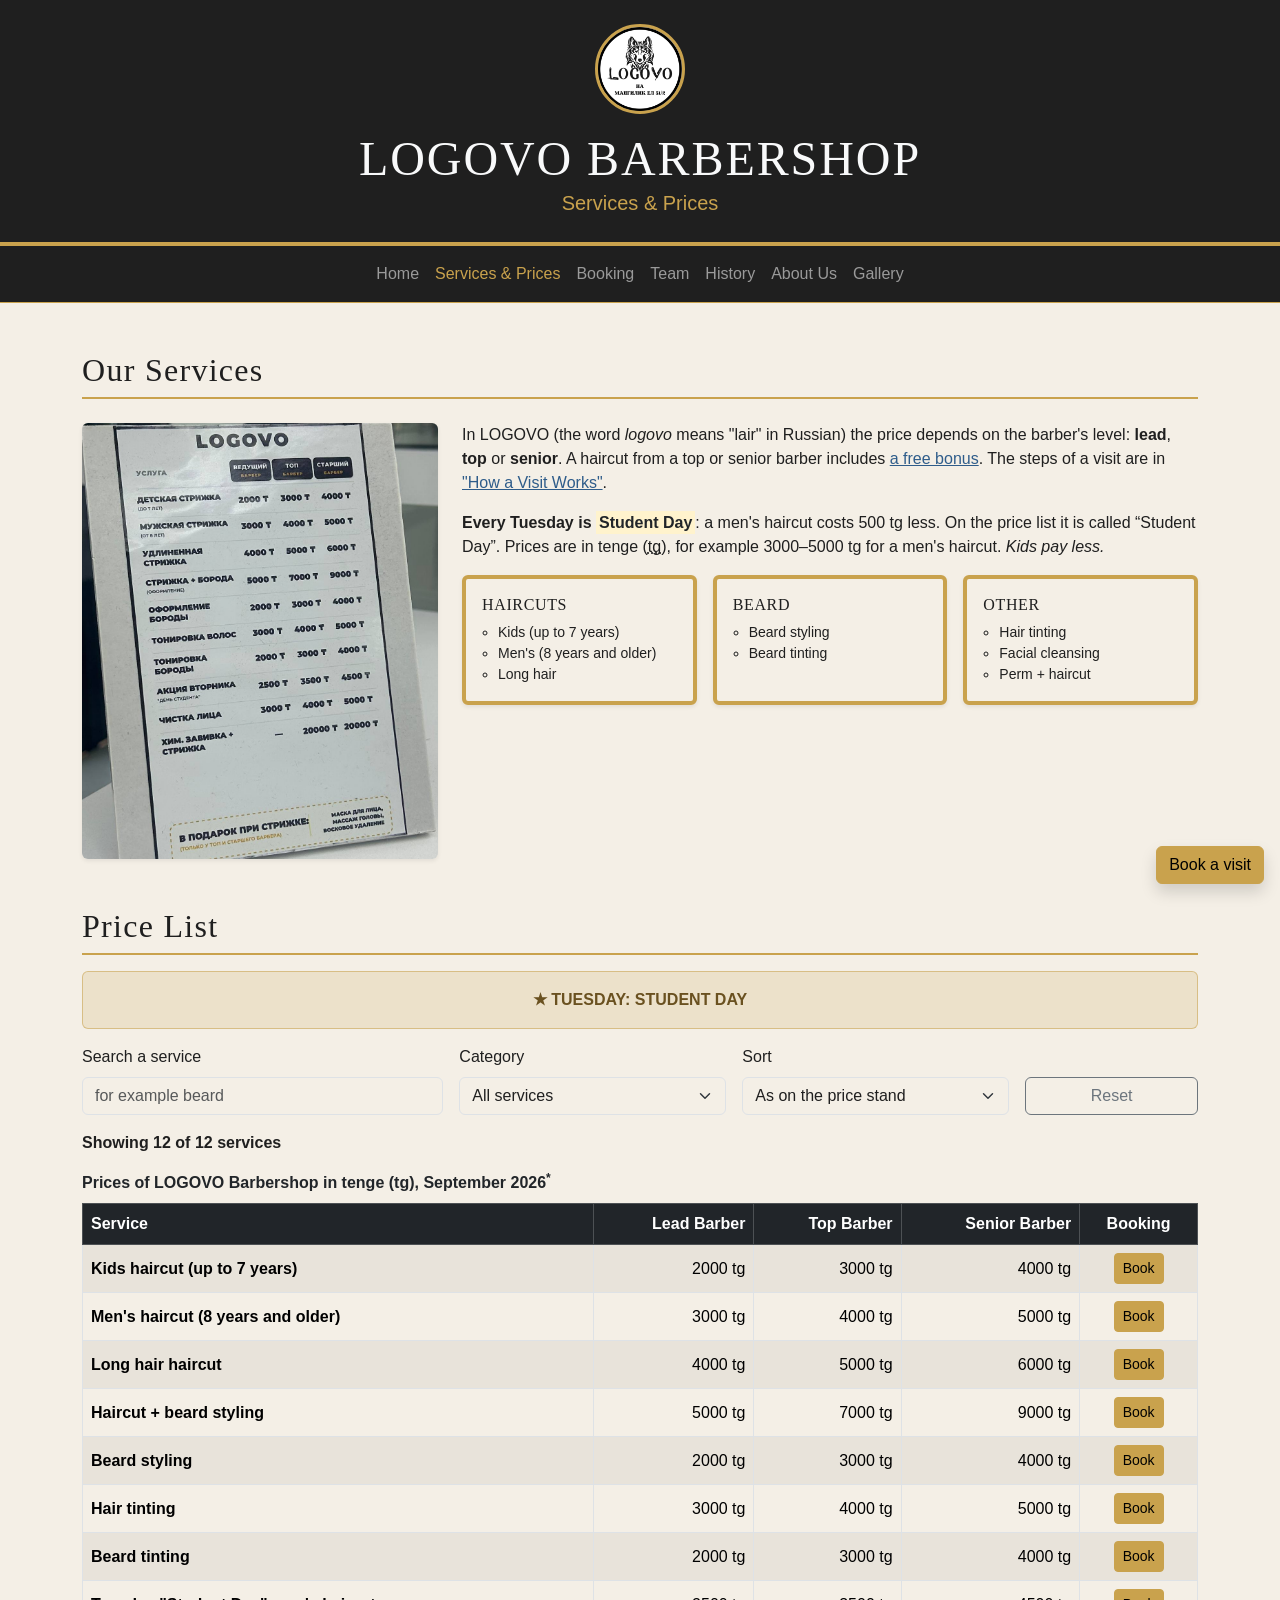
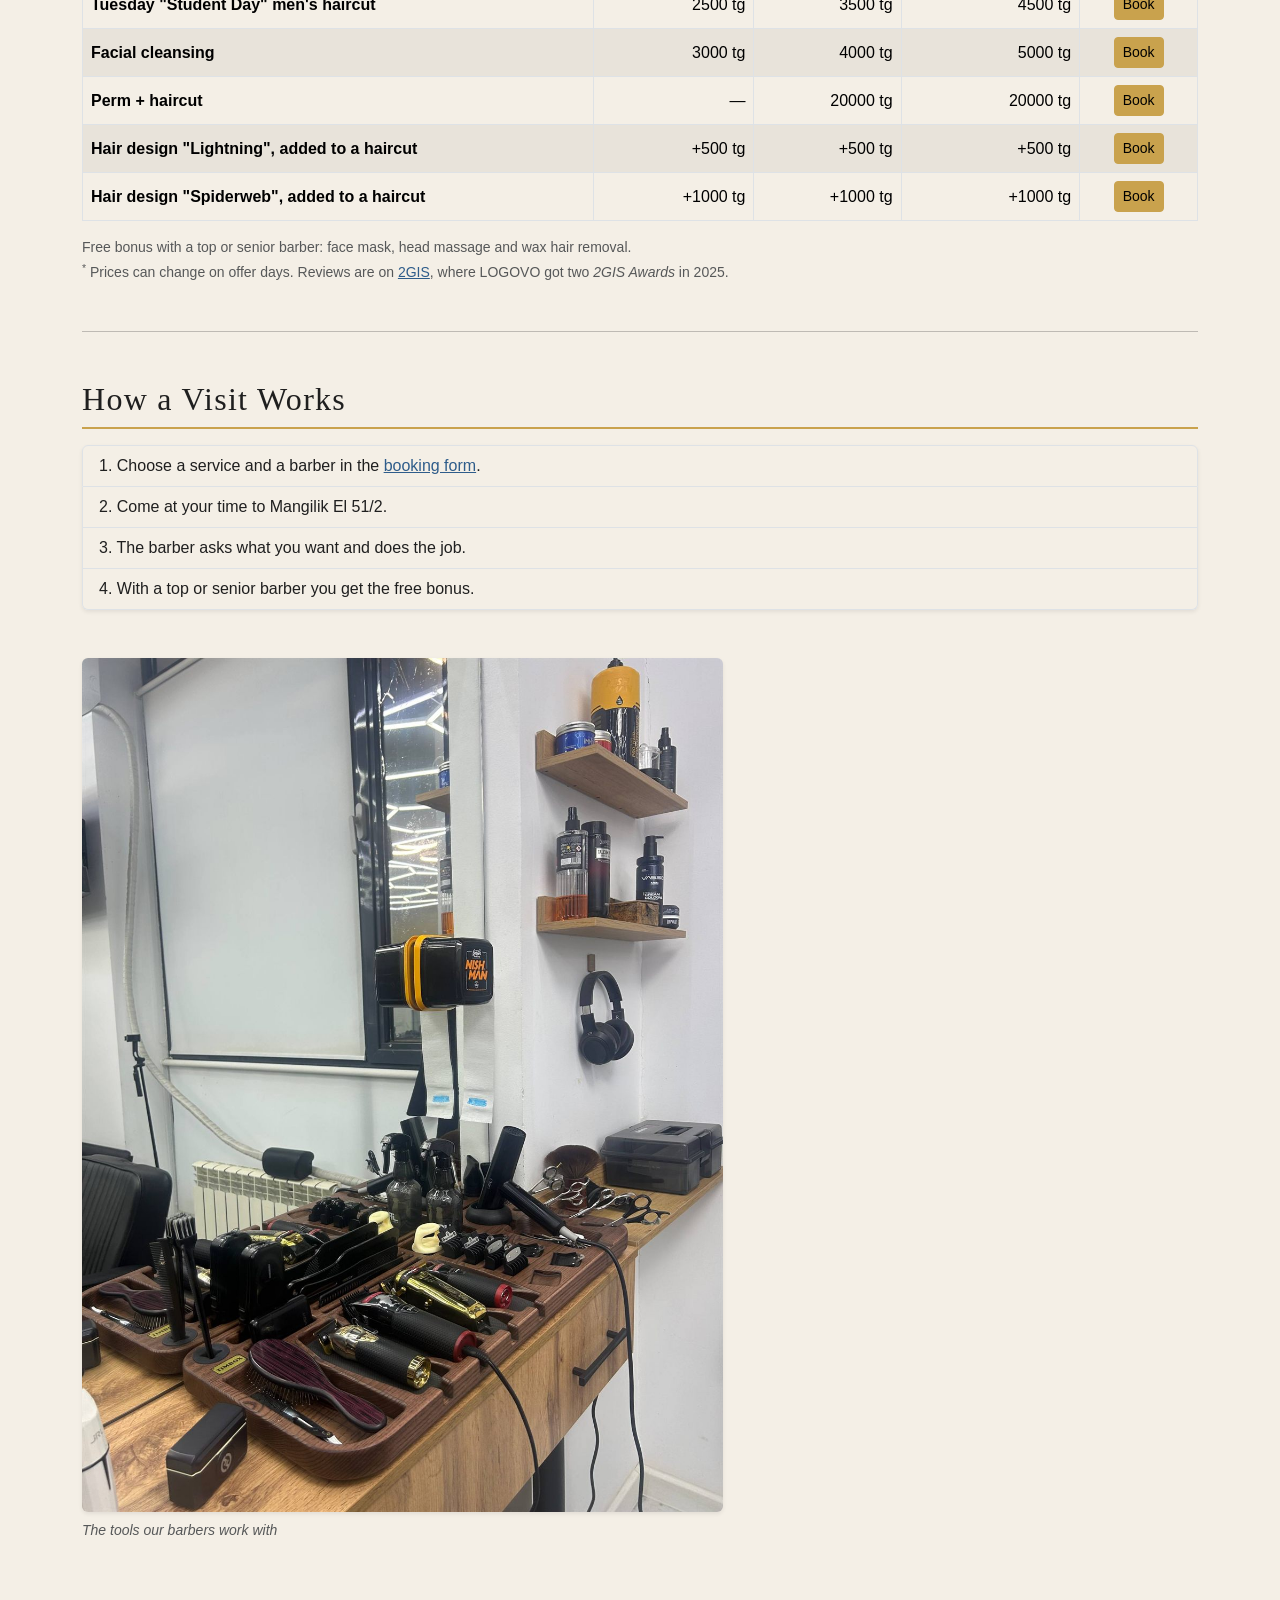
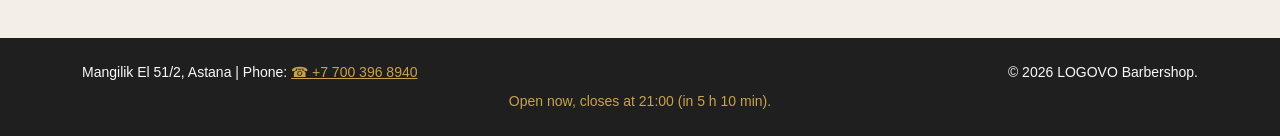
<file: services.html>
<!DOCTYPE html>
<html lang="en">
<head>
    <meta charset="UTF-8">
    <meta name="viewport" content="width=device-width, initial-scale=1.0">
    <meta name="description" content="Price list of LOGOVO barbershop: haircuts, beard styling, tinting and perms.">
    <meta name="author" content="LOGOVO Barbershop">
    <title>Services &amp; Prices | LOGOVO Barbershop</title>
    <link rel="stylesheet" href="https://cdn.jsdelivr.net/npm/bootstrap@5.3.8/dist/css/bootstrap.min.css" integrity="sha384-sRIl4kxILFvY47J16cr9ZwB07vP4J8+LH7qKQnuqkuIAvNWLzeN8tE5YBujZqJLB" crossorigin="anonymous">
    <link rel="stylesheet" href="css/custom.css">
    <link rel="icon" type="image/png" href="images/logo.png">
</head>
<body>
    <a class="visually-hidden-focusable" href="#main">Skip to main content</a>

    <header class="container-fluid bg-dark text-light text-center py-4 border-bottom border-4 border-warning">
        <div class="container">
            <img class="rounded-circle border border-3 border-warning bg-white mb-3" src="images/logo.png" alt="LOGOVO logo" width="90" height="90">
            <h1 class="display-5 text-uppercase mb-0">LOGOVO Barbershop</h1>
            <p class="lead text-warning mb-0 d-none d-sm-block">Services &amp; Prices</p>
        </div>
    </header>

    <nav class="navbar navbar-expand-lg bg-dark sticky-top border-bottom border-warning" data-bs-theme="dark">
        <div class="container">
            <button id="menu-toggle" class="navbar-toggler ms-auto" type="button" data-bs-toggle="collapse" data-bs-target="#main-menu" aria-controls="main-menu" aria-expanded="false" aria-label="Toggle navigation">
                <span class="navbar-toggler-icon"></span>
            </button>
            <div class="collapse navbar-collapse" id="main-menu">
                <ul class="navbar-nav mx-auto text-center">
                    <li class="nav-item"><a class="nav-link" href="index.html">Home</a></li>
                    <li class="nav-item"><a class="nav-link active" aria-current="page" href="services.html">Services &amp; Prices</a></li>
                    <li class="nav-item"><a class="nav-link" href="booking.html">Booking</a></li>
                    <li class="nav-item"><a class="nav-link" href="team.html">Team</a></li>
                    <li class="nav-item"><a class="nav-link" href="history.html">History</a></li>
                    <li class="nav-item"><a class="nav-link" href="about.html">About Us</a></li>
                    <li class="nav-item"><a class="nav-link" href="gallery.html">Gallery</a></li>
                </ul>
            </div>
        </div>
    </nav>

    <main id="main" class="container py-5">
        <section id="services-intro">
            <h2 class="border-bottom border-2 border-warning pb-2 mb-4">Our Services</h2>
            <div class="row g-4 align-items-start">
                <div class="col-12 col-md-5 col-lg-4">
                    <img class="img-fluid rounded shadow-sm" src="images/price-list.jpg" alt="LOGOVO price list on the stand">
                </div>

                <div class="col-12 col-md-7 col-lg-8">
                    <p>
                        In LOGOVO (the word <i>logovo</i> means "lair" in Russian) the price depends
                        on the barber's level: <b>lead</b>, <b>top</b> or <b>senior</b>.
                        A haircut from a top or senior barber includes <a href="#gift">a free bonus</a>.
                        The steps of a visit are in <a href="#visit-steps">&quot;How a Visit Works&quot;</a>.
                    </p>
                    <p>
                        <strong>Every Tuesday is <mark>Student Day</mark></strong>: a men's haircut
                        costs 500 tg less. On the price list it is called <q>Student Day</q>.
                        Prices are in tenge (<abbr title="tenge, the currency of Kazakhstan">tg</abbr>),
                        for example 3000&ndash;5000 tg for a men's haircut. <em>Kids pay less.</em>
                    </p>

                    <ul class="row g-3 list-unstyled mb-0">
                        <li class="col-12 col-sm-6 col-lg-4">
                            <div class="card h-100 border-start border-4 border-warning shadow-sm">
                                <div class="card-body">
                                    <h3 class="card-title h6 text-uppercase">Haircuts</h3>
                                    <ul class="mb-0 ps-3 small">
                                        <li>Kids (up to 7 years)</li>
                                        <li>Men's (8 years and older)</li>
                                        <li>Long hair</li>
                                    </ul>
                                </div>
                            </div>
                        </li>
                        <li class="col-12 col-sm-6 col-lg-4">
                            <div class="card h-100 border-start border-4 border-warning shadow-sm">
                                <div class="card-body">
                                    <h3 class="card-title h6 text-uppercase">Beard</h3>
                                    <ul class="mb-0 ps-3 small">
                                        <li>Beard styling</li>
                                        <li>Beard tinting</li>
                                    </ul>
                                </div>
                            </div>
                        </li>
                        <li class="col-12 col-sm-6 col-lg-4">
                            <div class="card h-100 border-start border-4 border-warning shadow-sm">
                                <div class="card-body">
                                    <h3 class="card-title h6 text-uppercase">Other</h3>
                                    <ul class="mb-0 ps-3 small">
                                        <li>Hair tinting</li>
                                        <li>Facial cleansing</li>
                                        <li>Perm + haircut</li>
                                    </ul>
                                </div>
                            </div>
                        </li>
                    </ul>
                </div>
            </div>
        </section>

        <section id="price-table" class="mt-5">
            <h2 class="border-bottom border-2 border-warning pb-2 mb-3">Price List</h2>
            <p class="alert alert-warning text-center fw-bold text-uppercase">&#9733; Tuesday: Student Day</p>
            <!-- position-relative keeps the hidden Book labels inside the scroll box -->
            <div class="table-responsive position-relative">
                <table class="table table-striped table-bordered align-middle caption-top mb-3">
                    <caption class="fw-bold text-body">Prices of LOGOVO Barbershop in tenge (tg), September 2026<sup>*</sup></caption>
                    <thead class="table-dark">
                        <tr>
                            <th scope="col">Service</th>
                            <th scope="col" class="text-end">Lead Barber</th>
                            <th scope="col" class="text-end">Top Barber</th>
                            <th scope="col" class="text-end">Senior Barber</th>
                            <th scope="col" class="text-center">Booking</th>
                        </tr>
                    </thead>
                    <tbody>
                        <tr id="price-kids-haircut">
                            <th scope="row">Kids haircut (up to 7 years)</th>
                            <td class="text-end">2000 tg</td>
                            <td class="text-end">3000 tg</td>
                            <td class="text-end">4000 tg</td>
                            <td class="text-center"><a id="book-kids-haircut" class="btn btn-warning btn-sm" href="booking.html?service=kids-haircut#booking">Book<span class="visually-hidden">: Kids haircut (up to 7 years)</span></a></td>
                        </tr>
                        <tr id="price-haircut">
                            <th scope="row">Men's haircut (8 years and older)</th>
                            <td class="text-end">3000 tg</td>
                            <td class="text-end">4000 tg</td>
                            <td class="text-end">5000 tg</td>
                            <td class="text-center"><a id="book-haircut" class="btn btn-warning btn-sm" href="booking.html?service=haircut#booking">Book<span class="visually-hidden">: Men's haircut (8 years and older)</span></a></td>
                        </tr>
                        <tr id="price-long-haircut">
                            <th scope="row">Long hair haircut</th>
                            <td class="text-end">4000 tg</td>
                            <td class="text-end">5000 tg</td>
                            <td class="text-end">6000 tg</td>
                            <td class="text-center"><a id="book-long-haircut" class="btn btn-warning btn-sm" href="booking.html?service=long-haircut#booking">Book<span class="visually-hidden">: Long hair haircut</span></a></td>
                        </tr>
                        <tr id="price-haircut-beard">
                            <th scope="row">Haircut + beard styling</th>
                            <td class="text-end">5000 tg</td>
                            <td class="text-end">7000 tg</td>
                            <td class="text-end">9000 tg</td>
                            <td class="text-center"><a id="book-haircut-beard" class="btn btn-warning btn-sm" href="booking.html?service=haircut-beard#booking">Book<span class="visually-hidden">: Haircut + beard styling</span></a></td>
                        </tr>
                        <tr id="price-beard">
                            <th scope="row">Beard styling</th>
                            <td class="text-end">2000 tg</td>
                            <td class="text-end">3000 tg</td>
                            <td class="text-end">4000 tg</td>
                            <td class="text-center"><a id="book-beard" class="btn btn-warning btn-sm" href="booking.html?service=beard#booking">Book<span class="visually-hidden">: Beard styling</span></a></td>
                        </tr>
                        <tr id="price-hair-tint">
                            <th scope="row">Hair tinting</th>
                            <td class="text-end">3000 tg</td>
                            <td class="text-end">4000 tg</td>
                            <td class="text-end">5000 tg</td>
                            <td class="text-center"><a id="book-hair-tint" class="btn btn-warning btn-sm" href="booking.html?service=hair-tint#booking">Book<span class="visually-hidden">: Hair tinting</span></a></td>
                        </tr>
                        <tr id="price-beard-tint">
                            <th scope="row">Beard tinting</th>
                            <td class="text-end">2000 tg</td>
                            <td class="text-end">3000 tg</td>
                            <td class="text-end">4000 tg</td>
                            <td class="text-center"><a id="book-beard-tint" class="btn btn-warning btn-sm" href="booking.html?service=beard-tint#booking">Book<span class="visually-hidden">: Beard tinting</span></a></td>
                        </tr>
                        <tr id="price-student-day">
                            <th scope="row">Tuesday &quot;Student Day&quot; men's haircut</th>
                            <td class="text-end">2500 tg</td>
                            <td class="text-end">3500 tg</td>
                            <td class="text-end">4500 tg</td>
                            <td class="text-center"><a id="book-student-day" class="btn btn-warning btn-sm" href="booking.html?service=haircut#booking">Book<span class="visually-hidden">: Tuesday &quot;Student Day&quot; men's haircut</span></a></td>
                        </tr>
                        <tr id="price-facial">
                            <th scope="row">Facial cleansing</th>
                            <td class="text-end">3000 tg</td>
                            <td class="text-end">4000 tg</td>
                            <td class="text-end">5000 tg</td>
                            <td class="text-center"><a id="book-facial" class="btn btn-warning btn-sm" href="booking.html?service=facial#booking">Book<span class="visually-hidden">: Facial cleansing</span></a></td>
                        </tr>
                        <tr id="price-perm">
                            <th scope="row">Perm + haircut</th>
                            <td class="text-end">&mdash;<span class="visually-hidden"> not done by a lead barber</span></td>
                            <td class="text-end">20000 tg</td>
                            <td class="text-end">20000 tg</td>
                            <td class="text-center"><a id="book-perm" class="btn btn-warning btn-sm" href="booking.html?service=perm#booking">Book<span class="visually-hidden">: Perm + haircut</span></a></td>
                        </tr>
                        <tr id="price-design-lightning">
                            <th scope="row">Hair design &quot;Lightning&quot;, added to a haircut</th>
                            <td class="text-end">+500 tg</td>
                            <td class="text-end">+500 tg</td>
                            <td class="text-end">+500 tg</td>
                            <td class="text-center"><a id="book-design-lightning" class="btn btn-warning btn-sm" href="booking.html?service=haircut&amp;design=lightning#booking">Book<span class="visually-hidden">: Hair design &quot;Lightning&quot;, added to a haircut</span></a></td>
                        </tr>
                        <tr id="price-design-spiderweb">
                            <th scope="row">Hair design &quot;Spiderweb&quot;, added to a haircut</th>
                            <td class="text-end">+1000 tg</td>
                            <td class="text-end">+1000 tg</td>
                            <td class="text-end">+1000 tg</td>
                            <td class="text-center"><a id="book-design-spiderweb" class="btn btn-warning btn-sm" href="booking.html?service=haircut&amp;design=spiderweb#booking">Book<span class="visually-hidden">: Hair design &quot;Spiderweb&quot;, added to a haircut</span></a></td>
                        </tr>
                    </tbody>
                </table>
            </div>
            <p id="gift" class="text-body-secondary small mb-1">Free bonus with a top or senior barber: face mask, head massage and wax hair removal.</p>
            <p class="text-body-secondary small">
                <sup>*</sup> Prices can change on offer days. Reviews are on
                <a href="https://2gis.kz/astana/search/%D0%BB%D0%BE%D0%B3%D0%BE%D0%B2%D0%BE/firm/70000001061804531/71.422227%2C51.09529?m=71.422227%2C51.09529%2F14.86" target="_blank" rel="noopener noreferrer">2GIS</a>,
                where LOGOVO got two <cite>2GIS Awards</cite> in 2025.
            </p>
        </section>

        <hr class="my-5">

        <section id="visit-steps">
            <h2 class="border-bottom border-2 border-warning pb-2 mb-3">How a Visit Works</h2>
            <ol class="list-group list-group-numbered shadow-sm">
                <li class="list-group-item">Choose a service and a barber in the <a href="booking.html">booking form</a>.</li>
                <li class="list-group-item">Come at your time to Mangilik El 51/2.</li>
                <li class="list-group-item">The barber asks what you want and does the job.</li>
                <li class="list-group-item">With a top or senior barber you get the free bonus.</li>
            </ol>
        </section>

        <div class="row mt-5">
            <div class="col-12 col-md-9 col-lg-7">
                <figure class="figure w-100 mb-0">
                    <img class="figure-img img-fluid rounded shadow-sm mb-2" src="images/tools-station.jpg" alt="Barber workplace with clippers, scissors and combs">
                    <figcaption class="figure-caption fst-italic">The tools our barbers work with</figcaption>
                </figure>
            </div>
        </div>

        <a id="floating-book" class="btn btn-warning shadow position-fixed bottom-0 end-0 m-3" href="booking.html#booking">Book a visit</a>
    </main>

    <footer class="container-fluid bg-dark text-light py-4 mt-5">
        <div class="container">
            <div class="row gy-2 align-items-center">
                <p class="col-12 col-md-6 mb-0 small text-center text-md-start">Mangilik El 51/2, Astana | Phone: <a class="link-warning" href="tel:+77003968940">+7 700 396 8940</a></p>
                <p class="col-12 col-md-6 mb-0 small text-center text-md-end">&copy; 2026 LOGOVO Barbershop.</p>
            </div>
        </div>
    </footer>

    <script src="https://cdn.jsdelivr.net/npm/bootstrap@5.3.8/dist/js/bootstrap.bundle.min.js" integrity="sha384-FKyoEForCGlyvwx9Hj09JcYn3nv7wiPVlz7YYwJrWVcXK/BmnVDxM+D2scQbITxI" crossorigin="anonymous"></script>
    <!-- jQuery 3.7.1; must load before our scripts, which use $ -->
    <script src="https://code.jquery.com/jquery-3.7.1.min.js" integrity="sha256-/JqT3SQfawRcv/BIHPThkBvs0OEvtFFmqPF/lYI/Cxo=" crossorigin="anonymous" defer></script>
    <script src="js/main.js" defer></script>
    <script src="js/services.js" defer></script>
</body>
</html>
</file>
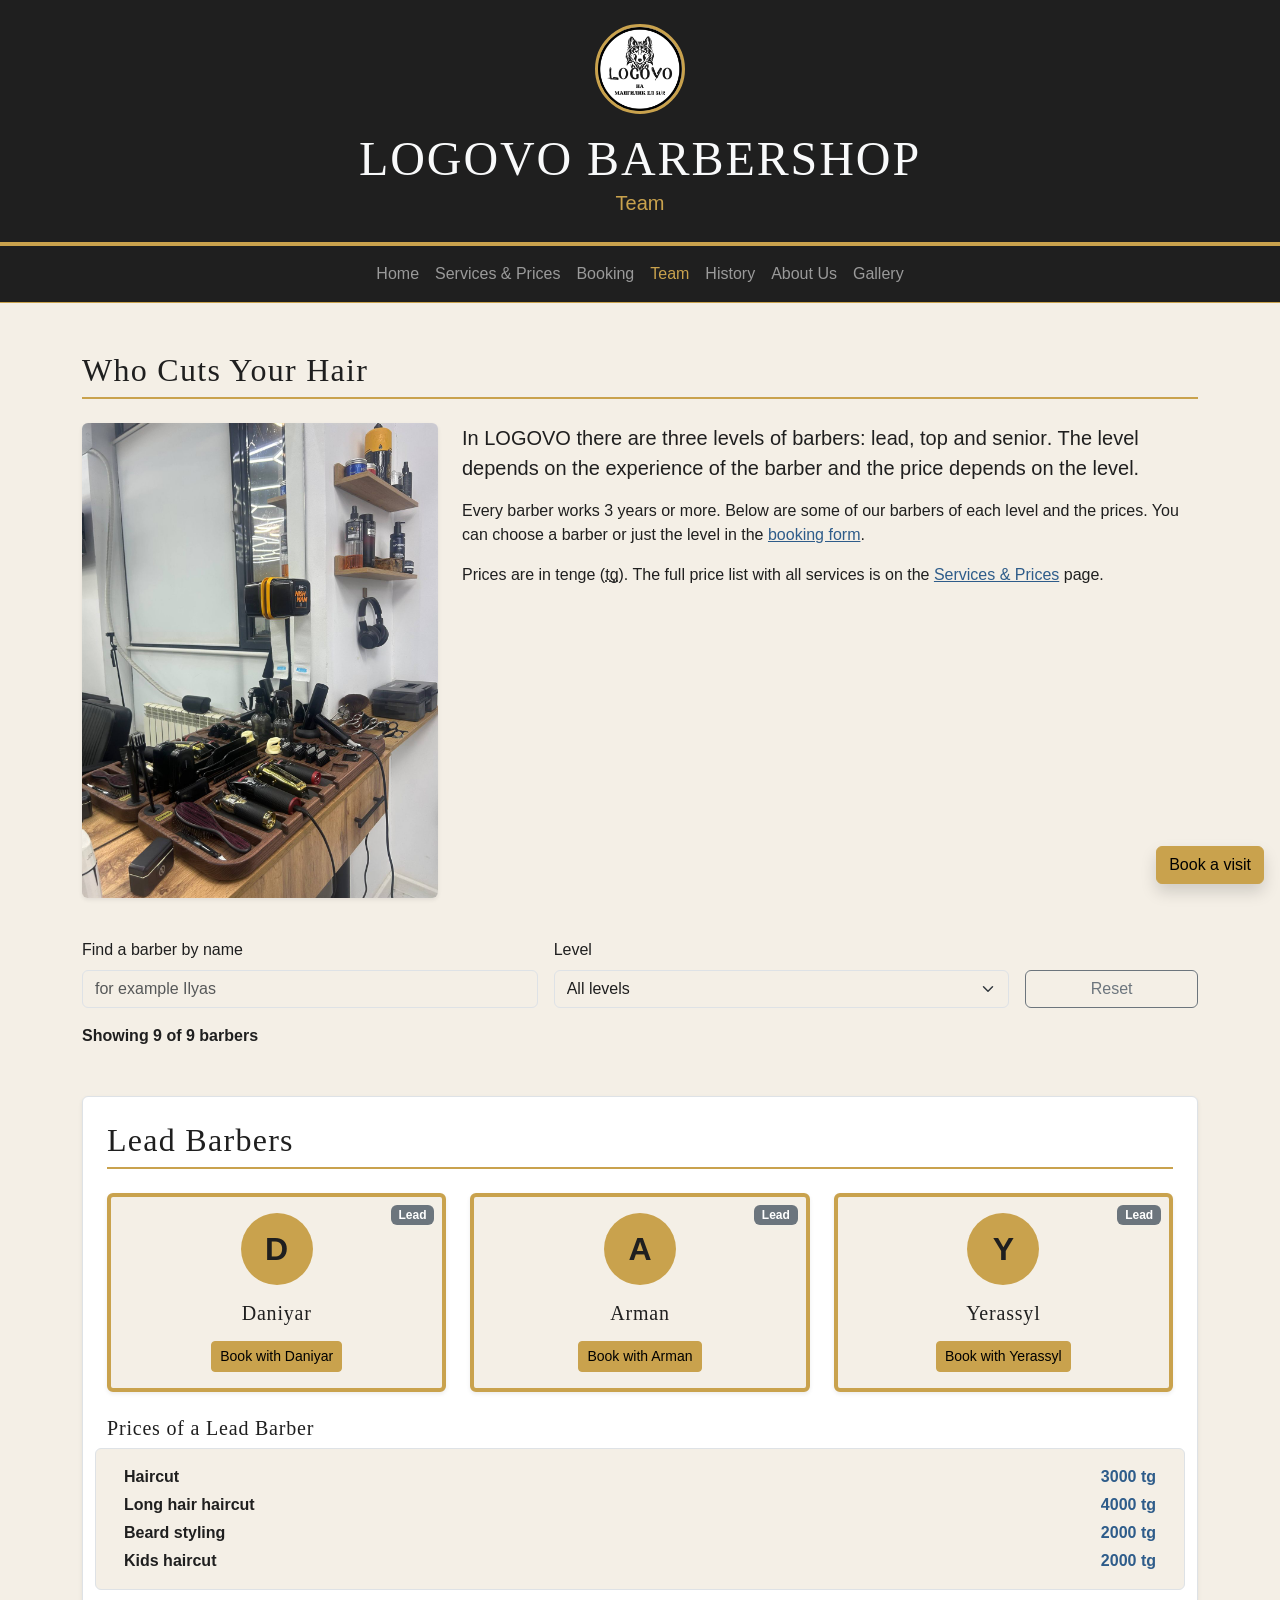
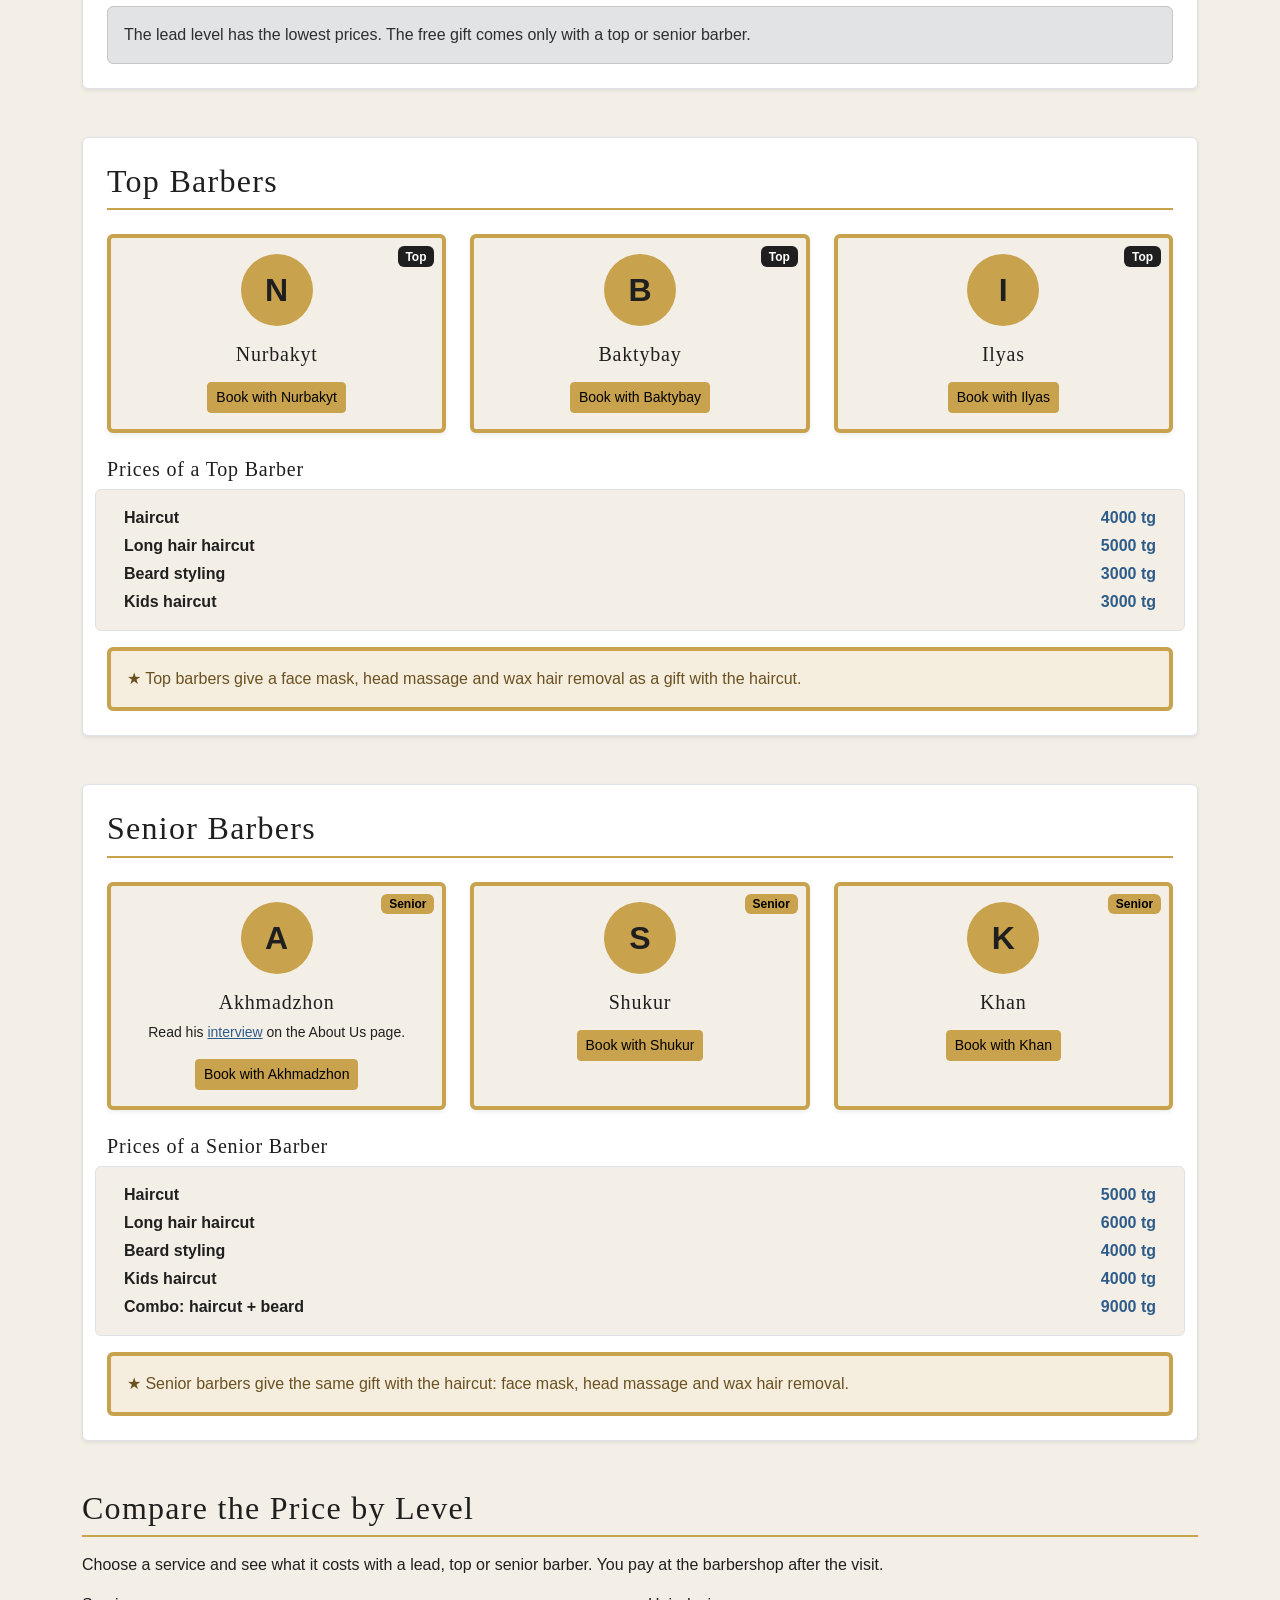
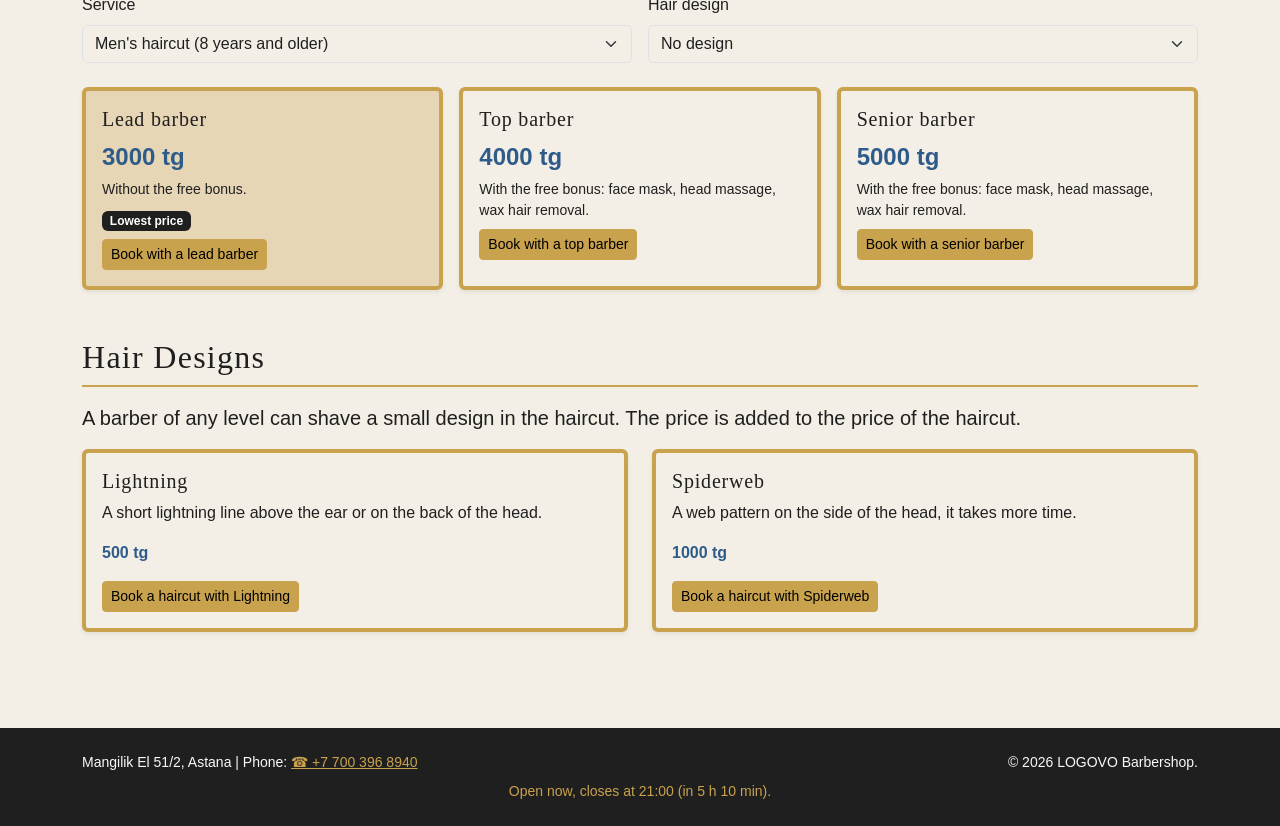
<file: team.html>
<!DOCTYPE html>
<html lang="en">
<head>
    <meta charset="UTF-8">
    <meta name="viewport" content="width=device-width, initial-scale=1.0">
    <meta name="description" content="The barbers of LOGOVO barbershop in Astana: top and senior barbers, their prices, hair designs and the free gift.">
    <meta name="author" content="LOGOVO Barbershop">
    <title>Team | LOGOVO Barbershop</title>
    <link rel="stylesheet" href="https://cdn.jsdelivr.net/npm/bootstrap@5.3.8/dist/css/bootstrap.min.css" integrity="sha384-sRIl4kxILFvY47J16cr9ZwB07vP4J8+LH7qKQnuqkuIAvNWLzeN8tE5YBujZqJLB" crossorigin="anonymous">
    <link rel="stylesheet" href="css/custom.css">
    <link rel="icon" type="image/png" href="images/logo.png">
</head>
<body>
    <a class="visually-hidden-focusable" href="#main">Skip to main content</a>

    <header class="container-fluid bg-dark text-light text-center py-4 border-bottom border-4 border-warning">
        <div class="container">
            <img class="rounded-circle border border-3 border-warning bg-white mb-3" src="images/logo.png" alt="LOGOVO logo" width="90" height="90">
            <h1 class="display-5 text-uppercase mb-0">LOGOVO Barbershop</h1>
            <p class="lead text-warning mb-0 d-none d-sm-block">Team</p>
        </div>
    </header>

    <nav class="navbar navbar-expand-lg bg-dark sticky-top border-bottom border-warning" data-bs-theme="dark">
        <div class="container">
            <button id="menu-toggle" class="navbar-toggler ms-auto" type="button" data-bs-toggle="collapse" data-bs-target="#main-menu" aria-controls="main-menu" aria-expanded="false" aria-label="Toggle navigation">
                <span class="navbar-toggler-icon"></span>
            </button>
            <div class="collapse navbar-collapse" id="main-menu">
                <ul class="navbar-nav mx-auto text-center">
                    <li class="nav-item"><a class="nav-link" href="index.html">Home</a></li>
                    <li class="nav-item"><a class="nav-link" href="services.html">Services &amp; Prices</a></li>
                    <li class="nav-item"><a class="nav-link" href="booking.html">Booking</a></li>
                    <li class="nav-item"><a class="nav-link active" aria-current="page" href="team.html">Team</a></li>
                    <li class="nav-item"><a class="nav-link" href="history.html">History</a></li>
                    <li class="nav-item"><a class="nav-link" href="about.html">About Us</a></li>
                    <li class="nav-item"><a class="nav-link" href="gallery.html">Gallery</a></li>
                </ul>
            </div>
        </div>
    </nav>

    <main id="main" class="container py-5">
        <section id="team-intro">
            <h2 class="border-bottom border-2 border-warning pb-2 mb-4">Who Cuts Your Hair</h2>
            <div class="row g-4 align-items-start">
                <div class="col-12 col-md-5 col-lg-4">
                    <img class="img-fluid rounded shadow-sm" src="images/tools-station.jpg" alt="Barber workplace with clippers, scissors and combs">
                </div>
                <div class="col-12 col-md-7 col-lg-8">
                    <p class="lead">
                        In LOGOVO there are three levels of barbers: <strong>lead</strong>, <strong>top</strong> and <strong>senior</strong>.
                        The level depends on the experience of the barber and the price depends on the level.
                    </p>
                    <p>
                        Every barber works 3 years or more. Below are some of our barbers of each level
                        and the prices. You can choose a barber or just the level in the
                        <a href="booking.html#booking">booking form</a>.
                    </p>
                    <p class="mb-0">
                        Prices are in tenge (<abbr title="tenge, the currency of Kazakhstan">tg</abbr>).
                        The full price list with all services is on the <a href="services.html">Services &amp; Prices</a> page.
                    </p>
                </div>
            </div>
        </section>

        <section id="lead-barbers" class="bg-white border rounded shadow-sm p-3 p-md-4 mt-5">
            <h2 class="border-bottom border-2 border-warning pb-2 mb-4">Lead Barbers</h2>

            <ul class="row g-4 list-unstyled mb-4">
                <li class="col-12 col-sm-6 col-lg-4">
                    <div class="card h-100 text-center border-top border-4 border-warning shadow-sm" id="barber-daniyar">
                        <div class="card-body">
                            <span class="avatar d-flex align-items-center justify-content-center rounded-circle bg-warning text-dark fs-2 fw-bold mx-auto mb-3">D</span>
                            <h3 class="card-title h5 mb-3">Daniyar</h3>
                            <a id="book-daniyar" class="btn btn-warning btn-sm" href="booking.html?barber=daniyar#booking">Book with Daniyar</a>
                        </div>
                        <p class="badge text-bg-secondary position-absolute top-0 end-0 m-2">Lead</p>
                    </div>
                </li>
                <li class="col-12 col-sm-6 col-lg-4">
                    <div class="card h-100 text-center border-top border-4 border-warning shadow-sm" id="barber-arman">
                        <div class="card-body">
                            <span class="avatar d-flex align-items-center justify-content-center rounded-circle bg-warning text-dark fs-2 fw-bold mx-auto mb-3">A</span>
                            <h3 class="card-title h5 mb-3">Arman</h3>
                            <a id="book-arman" class="btn btn-warning btn-sm" href="booking.html?barber=arman#booking">Book with Arman</a>
                        </div>
                        <p class="badge text-bg-secondary position-absolute top-0 end-0 m-2">Lead</p>
                    </div>
                </li>
                <li class="col-12 col-sm-6 col-lg-4">
                    <div class="card h-100 text-center border-top border-4 border-warning shadow-sm" id="barber-yerassyl">
                        <div class="card-body">
                            <span class="avatar d-flex align-items-center justify-content-center rounded-circle bg-warning text-dark fs-2 fw-bold mx-auto mb-3">Y</span>
                            <h3 class="card-title h5 mb-3">Yerassyl</h3>
                            <a id="book-yerassyl" class="btn btn-warning btn-sm" href="booking.html?barber=yerassyl#booking">Book with Yerassyl</a>
                        </div>
                        <p class="badge text-bg-secondary position-absolute top-0 end-0 m-2">Lead</p>
                    </div>
                </li>
            </ul>

            <h3 class="h5">Prices of a Lead Barber</h3>
            <dl class="row bg-body border rounded p-3 mb-3">
                <dt class="col-8 col-sm-9">Haircut</dt>
                <dd class="col-4 col-sm-3 text-end text-primary fw-bold mb-1">3000 tg</dd>
                <dt class="col-8 col-sm-9">Long hair haircut</dt>
                <dd class="col-4 col-sm-3 text-end text-primary fw-bold mb-1">4000 tg</dd>
                <dt class="col-8 col-sm-9">Beard styling</dt>
                <dd class="col-4 col-sm-3 text-end text-primary fw-bold mb-1">2000 tg</dd>
                <dt class="col-8 col-sm-9">Kids haircut</dt>
                <dd class="col-4 col-sm-3 text-end text-primary fw-bold mb-0">2000 tg</dd>
            </dl>
            <p class="alert alert-secondary mb-0">The lead level has the lowest prices. The free gift comes only with a top or senior barber.</p>
        </section>

        <section id="top-barbers" class="bg-white border rounded shadow-sm p-3 p-md-4 mt-5">
            <h2 class="border-bottom border-2 border-warning pb-2 mb-4">Top Barbers</h2>

            <ul class="row g-4 list-unstyled mb-4">
                <li class="col-12 col-sm-6 col-lg-4">
                    <div class="card h-100 text-center border-top border-4 border-warning shadow-sm" id="barber-nurbakyt">
                        <div class="card-body">
                            <span class="avatar d-flex align-items-center justify-content-center rounded-circle bg-warning text-dark fs-2 fw-bold mx-auto mb-3">N</span>
                            <h3 class="card-title h5 mb-3">Nurbakyt</h3>
                            <a id="book-nurbakyt" class="btn btn-warning btn-sm" href="booking.html?barber=nurbakyt#booking">Book with Nurbakyt</a>
                        </div>
                        <p class="badge text-bg-dark position-absolute top-0 end-0 m-2">Top</p>
                    </div>
                </li>
                <li class="col-12 col-sm-6 col-lg-4">
                    <div class="card h-100 text-center border-top border-4 border-warning shadow-sm" id="barber-baktybay">
                        <div class="card-body">
                            <span class="avatar d-flex align-items-center justify-content-center rounded-circle bg-warning text-dark fs-2 fw-bold mx-auto mb-3">B</span>
                            <h3 class="card-title h5 mb-3">Baktybay</h3>
                            <a id="book-baktybay" class="btn btn-warning btn-sm" href="booking.html?barber=baktybay#booking">Book with Baktybay</a>
                        </div>
                        <p class="badge text-bg-dark position-absolute top-0 end-0 m-2">Top</p>
                    </div>
                </li>
                <li class="col-12 col-sm-6 col-lg-4">
                    <div class="card h-100 text-center border-top border-4 border-warning shadow-sm" id="barber-ilyas">
                        <div class="card-body">
                            <span class="avatar d-flex align-items-center justify-content-center rounded-circle bg-warning text-dark fs-2 fw-bold mx-auto mb-3">I</span>
                            <h3 class="card-title h5 mb-3">Ilyas</h3>
                            <a id="book-ilyas" class="btn btn-warning btn-sm" href="booking.html?barber=ilyas#booking">Book with Ilyas</a>
                        </div>
                        <p class="badge text-bg-dark position-absolute top-0 end-0 m-2">Top</p>
                    </div>
                </li>
            </ul>

            <h3 class="h5">Prices of a Top Barber</h3>
            <dl class="row bg-body border rounded p-3 mb-3">
                <dt class="col-8 col-sm-9">Haircut</dt>
                <dd class="col-4 col-sm-3 text-end text-primary fw-bold mb-1">4000 tg</dd>
                <dt class="col-8 col-sm-9">Long hair haircut</dt>
                <dd class="col-4 col-sm-3 text-end text-primary fw-bold mb-1">5000 tg</dd>
                <dt class="col-8 col-sm-9">Beard styling</dt>
                <dd class="col-4 col-sm-3 text-end text-primary fw-bold mb-1">3000 tg</dd>
                <dt class="col-8 col-sm-9">Kids haircut</dt>
                <dd class="col-4 col-sm-3 text-end text-primary fw-bold mb-0">3000 tg</dd>
            </dl>
            <p class="alert alert-warning border-start border-4 border-warning mb-0">&#9733; Top barbers give a face mask, head massage and wax hair removal as a gift with the haircut.</p>
        </section>

        <section id="senior-barbers" class="bg-white border rounded shadow-sm p-3 p-md-4 mt-5">
            <h2 class="border-bottom border-2 border-warning pb-2 mb-4">Senior Barbers</h2>

            <ul class="row g-4 list-unstyled mb-4">
                <li class="col-12 col-sm-6 col-lg-4">
                    <div class="card h-100 text-center border-top border-4 border-warning shadow-sm" id="barber-akhmadzhon">
                        <div class="card-body">
                            <span class="avatar d-flex align-items-center justify-content-center rounded-circle bg-warning text-dark fs-2 fw-bold mx-auto mb-3">A</span>
                            <h3 class="card-title h5">Akhmadzhon</h3>
                            <p class="card-text small mb-3">Read his <a href="about.html#quote-source">interview</a> on the About Us page.</p>
                            <a id="book-akhmadzhon" class="btn btn-warning btn-sm" href="booking.html?barber=akhmadzhon#booking">Book with Akhmadzhon</a>
                        </div>
                        <p class="badge text-bg-warning position-absolute top-0 end-0 m-2">Senior</p>
                    </div>
                </li>
                <li class="col-12 col-sm-6 col-lg-4">
                    <div class="card h-100 text-center border-top border-4 border-warning shadow-sm" id="barber-shukur">
                        <div class="card-body">
                            <span class="avatar d-flex align-items-center justify-content-center rounded-circle bg-warning text-dark fs-2 fw-bold mx-auto mb-3">S</span>
                            <h3 class="card-title h5 mb-3">Shukur</h3>
                            <a id="book-shukur" class="btn btn-warning btn-sm" href="booking.html?barber=shukur#booking">Book with Shukur</a>
                        </div>
                        <p class="badge text-bg-warning position-absolute top-0 end-0 m-2">Senior</p>
                    </div>
                </li>
                <li class="col-12 col-sm-6 col-lg-4">
                    <div class="card h-100 text-center border-top border-4 border-warning shadow-sm" id="barber-khan">
                        <div class="card-body">
                            <span class="avatar d-flex align-items-center justify-content-center rounded-circle bg-warning text-dark fs-2 fw-bold mx-auto mb-3">K</span>
                            <h3 class="card-title h5 mb-3">Khan</h3>
                            <a id="book-khan" class="btn btn-warning btn-sm" href="booking.html?barber=khan#booking">Book with Khan</a>
                        </div>
                        <p class="badge text-bg-warning position-absolute top-0 end-0 m-2">Senior</p>
                    </div>
                </li>
            </ul>

            <h3 class="h5">Prices of a Senior Barber</h3>
            <dl class="row bg-body border rounded p-3 mb-3">
                <dt class="col-8 col-sm-9">Haircut</dt>
                <dd class="col-4 col-sm-3 text-end text-primary fw-bold mb-1">5000 tg</dd>
                <dt class="col-8 col-sm-9">Long hair haircut</dt>
                <dd class="col-4 col-sm-3 text-end text-primary fw-bold mb-1">6000 tg</dd>
                <dt class="col-8 col-sm-9">Beard styling</dt>
                <dd class="col-4 col-sm-3 text-end text-primary fw-bold mb-1">4000 tg</dd>
                <dt class="col-8 col-sm-9">Kids haircut</dt>
                <dd class="col-4 col-sm-3 text-end text-primary fw-bold mb-1">4000 tg</dd>
                <dt class="col-8 col-sm-9">Combo: haircut + beard</dt>
                <dd class="col-4 col-sm-3 text-end text-primary fw-bold mb-0">9000 tg</dd>
            </dl>
            <p class="alert alert-warning border-start border-4 border-warning mb-0">&#9733; Senior barbers give the same gift with the haircut: face mask, head massage and wax hair removal.</p>
        </section>

        <section id="hair-designs" class="mt-5">
            <h2 class="border-bottom border-2 border-warning pb-2 mb-3">Hair Designs</h2>
            <p class="lead">A barber of any level can shave a small design in the haircut. The price is added to the price of the haircut.</p>
            <ul class="row g-4 list-unstyled mb-0">
                <li class="col-12 col-md-6">
                    <div class="card h-100 border-start border-4 border-warning shadow-sm">
                        <div class="card-body">
                            <h3 class="card-title h5">Lightning</h3>
                            <p class="card-text">A short lightning line above the ear or on the back of the head.</p>
                            <p class="card-text fw-bold text-primary">500 tg</p>
                            <a id="book-design-lightning" class="btn btn-warning btn-sm" href="booking.html?service=haircut&amp;design=lightning#booking">Book a haircut with Lightning</a>
                        </div>
                    </div>
                </li>
                <li class="col-12 col-md-6">
                    <div class="card h-100 border-start border-4 border-warning shadow-sm">
                        <div class="card-body">
                            <h3 class="card-title h5">Spiderweb</h3>
                            <p class="card-text">A web pattern on the side of the head, it takes more time.</p>
                            <p class="card-text fw-bold text-primary">1000 tg</p>
                            <a id="book-design-spiderweb" class="btn btn-warning btn-sm" href="booking.html?service=haircut&amp;design=spiderweb#booking">Book a haircut with Spiderweb</a>
                        </div>
                    </div>
                </li>
            </ul>
        </section>

        <a id="floating-book" class="btn btn-warning shadow position-fixed bottom-0 end-0 m-3" href="booking.html#booking">Book a visit</a>
    </main>

    <footer class="container-fluid bg-dark text-light py-4 mt-5">
        <div class="container">
            <div class="row gy-2 align-items-center">
                <p class="col-12 col-md-6 mb-0 small text-center text-md-start">Mangilik El 51/2, Astana | Phone: <a class="link-warning" href="tel:+77003968940">+7 700 396 8940</a></p>
                <p class="col-12 col-md-6 mb-0 small text-center text-md-end">&copy; 2026 LOGOVO Barbershop.</p>
            </div>
        </div>
    </footer>

    <script src="https://cdn.jsdelivr.net/npm/bootstrap@5.3.8/dist/js/bootstrap.bundle.min.js" integrity="sha384-FKyoEForCGlyvwx9Hj09JcYn3nv7wiPVlz7YYwJrWVcXK/BmnVDxM+D2scQbITxI" crossorigin="anonymous"></script>
    <script src="js/main.js" defer></script>
    <script src="js/team.js" defer></script>
</body>
</html>
</file>
<file: css/custom.css>
:root {
    --bs-dark-rgb: 31, 31, 31;
    --bs-warning-rgb: 201, 162, 77;
    --bs-primary-rgb: 46, 92, 138;
    --bs-body-bg: #f4efe6;
    --bs-body-bg-rgb: 244, 239, 230;
    --bs-body-color: #1f1f1f;
    --bs-link-color-rgb: 46, 92, 138;
    --bs-link-hover-color-rgb: 106, 81, 32;
    --bs-body-font-family: "Segoe UI", Tahoma, Arial, Helvetica, sans-serif;
    --bs-warning-bg-subtle: rgba(201, 162, 77, 0.18);
    --bs-warning-border-subtle: rgba(201, 162, 77, 0.55);
    --bs-warning-text-emphasis: #6a5120;
}

h1, h2, h3, h4, h5, h6 {
    font-family: Georgia, "Times New Roman", Times, serif;
    letter-spacing: 0.04em;
}

.btn-warning {
    --bs-btn-bg: #c9a24d;
    --bs-btn-border-color: #c9a24d;
    --bs-btn-hover-bg: #b08f3f;
    --bs-btn-hover-border-color: #b08f3f;
    --bs-btn-active-bg: #b08f3f;
    --bs-btn-active-border-color: #b08f3f;
    --bs-btn-disabled-bg: #c9a24d;
    --bs-btn-disabled-border-color: #c9a24d;
    --bs-btn-focus-shadow-rgb: 201, 162, 77;
}

.btn-primary {
    --bs-btn-bg: #2e5c8a;
    --bs-btn-border-color: #2e5c8a;
    --bs-btn-hover-bg: #26496d;
    --bs-btn-hover-border-color: #26496d;
    --bs-btn-active-bg: #26496d;
    --bs-btn-active-border-color: #26496d;
    --bs-btn-focus-shadow-rgb: 46, 92, 138;
}

.form-check-input:checked {
    background-color: #2e5c8a;
    border-color: #2e5c8a;
}

.form-control:focus,
.form-select:focus,
.form-check-input:focus {
    border-color: #c9a24d;
    box-shadow: 0 0 0 0.25rem rgba(201, 162, 77, 0.35);
}

.link-warning:hover,
.link-warning:focus {
    color: #e0c27f !important;
}

.navbar[data-bs-theme="dark"] {
    --bs-navbar-hover-color: #c9a24d;
    --bs-navbar-active-color: #c9a24d;
}

a[href^="tel:"]::before {
    content: "\260E\00a0";
}

.avatar {
    width: 4.5rem;
    height: 4.5rem;
}

.avatar-lg {
    width: 7rem;
    height: 7rem;
}

/* no !important, so jQuery fadeIn() can show it */
.is-hidden {
    display: none;
}

.is-active,
.is-active > * {
    --bs-table-bg-state: var(--bs-warning-bg-subtle);
    background-color: var(--bs-warning-bg-subtle);
}

.is-selected {
    outline: 3px solid #c9a24d;
    outline-offset: 3px;
}

.is-error {
    color: var(--bs-danger-text-emphasis);
    background-color: var(--bs-danger-bg-subtle);
    border: 1px solid var(--bs-danger-border-subtle);
}

.is-success {
    color: var(--bs-success-text-emphasis);
    background-color: var(--bs-success-bg-subtle);
    border: 1px solid var(--bs-success-border-subtle);
}
</file>
